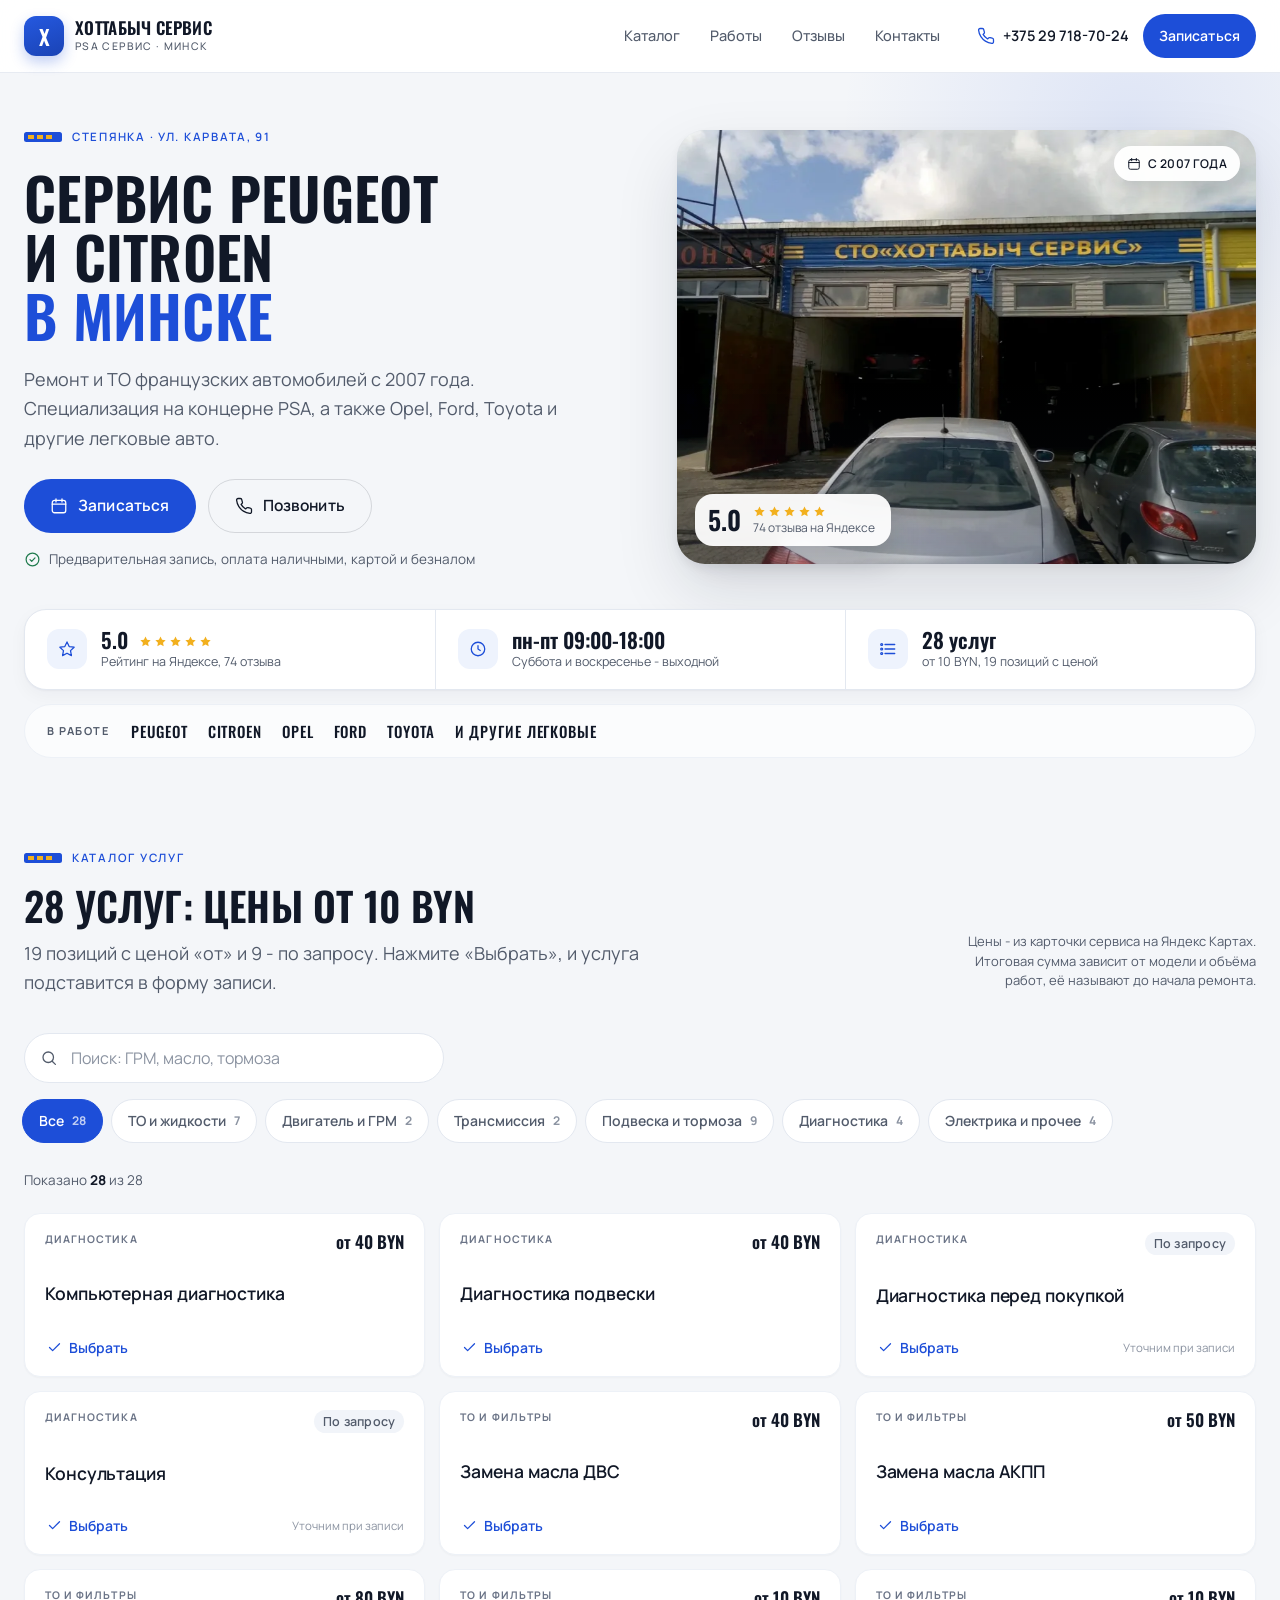
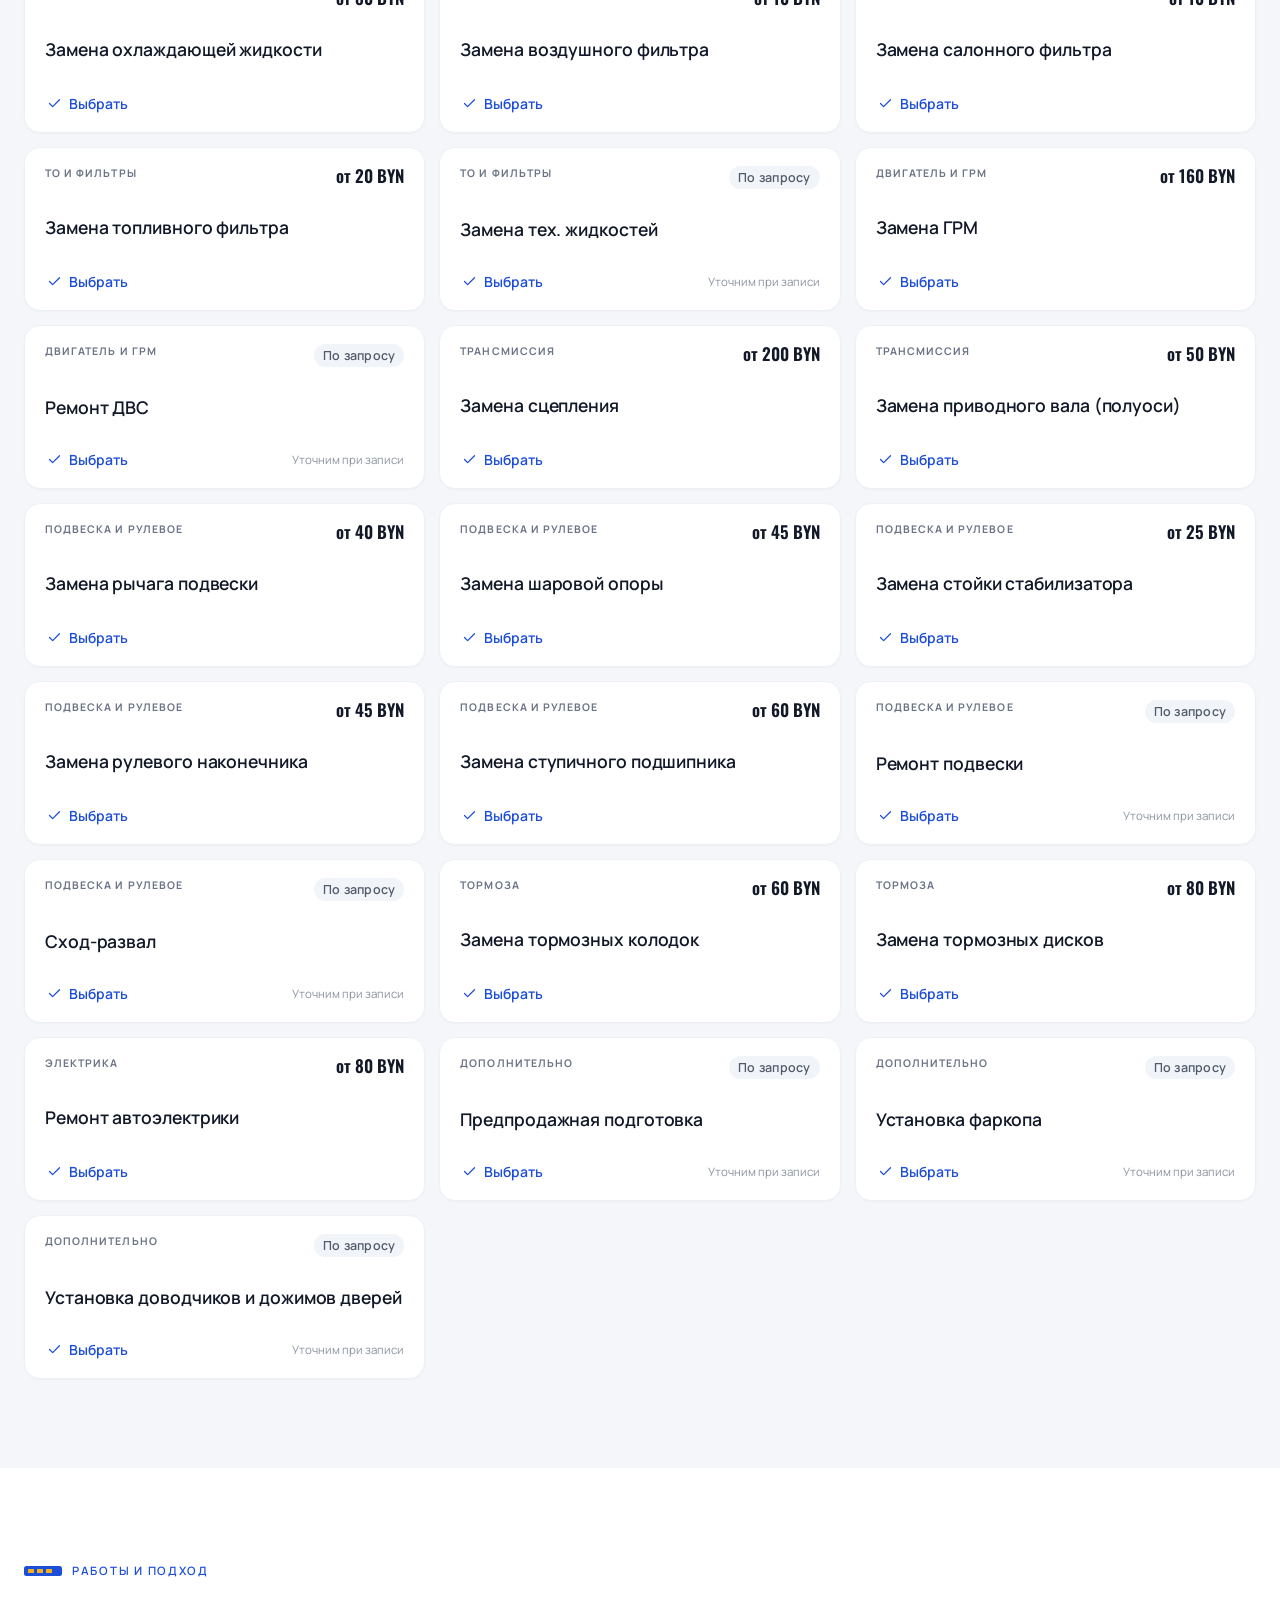
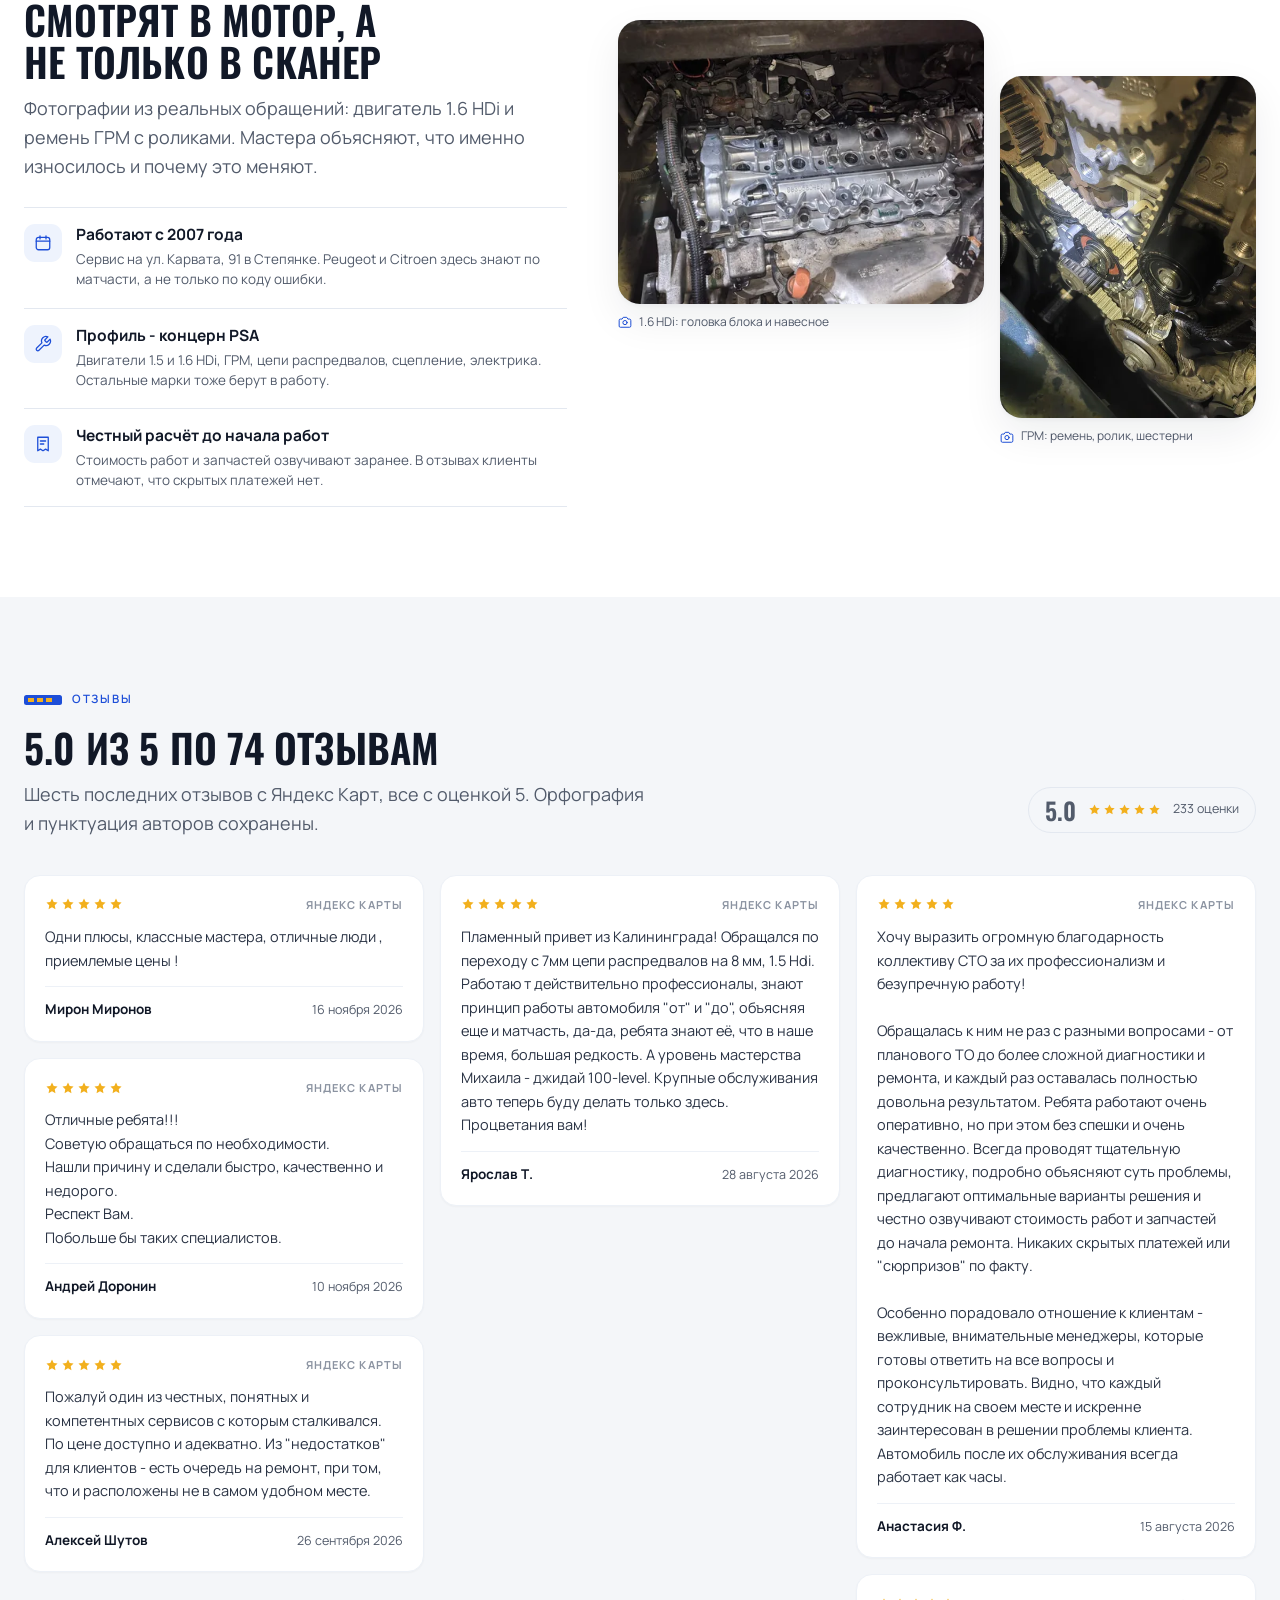
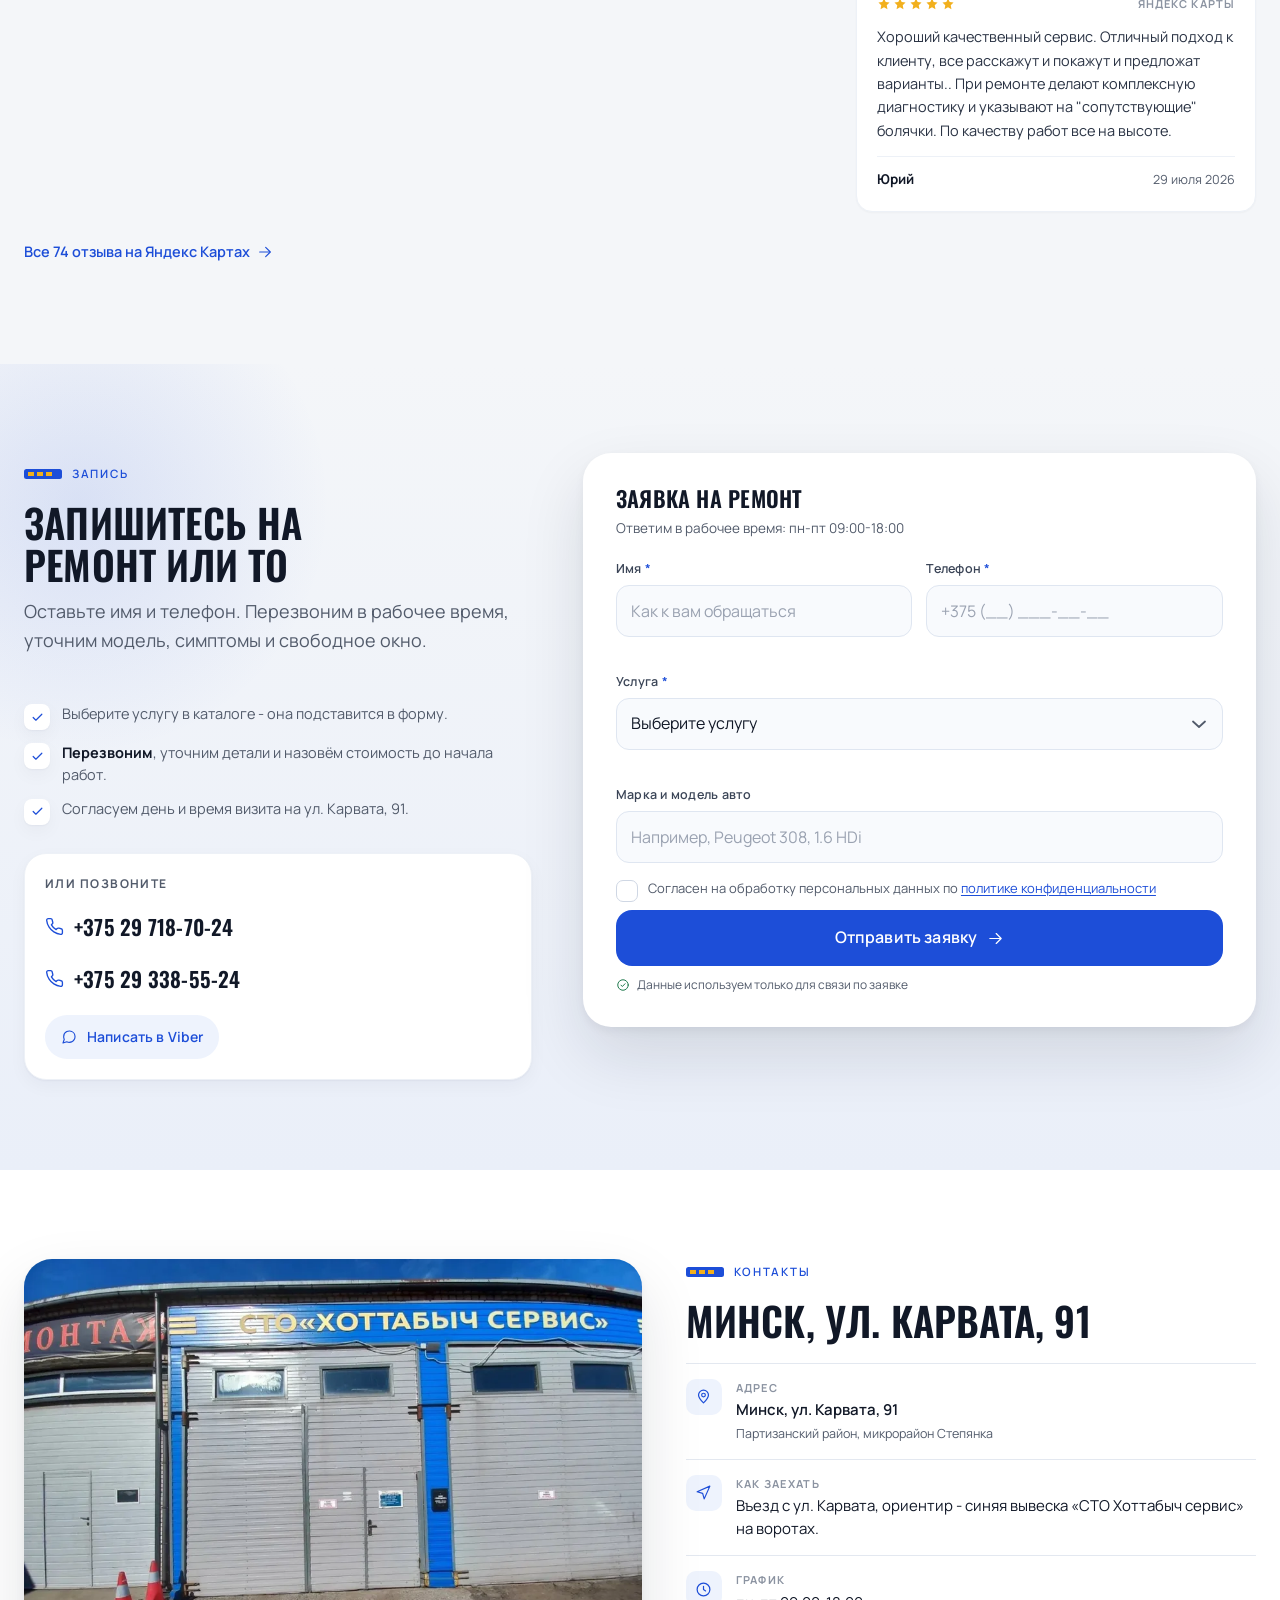
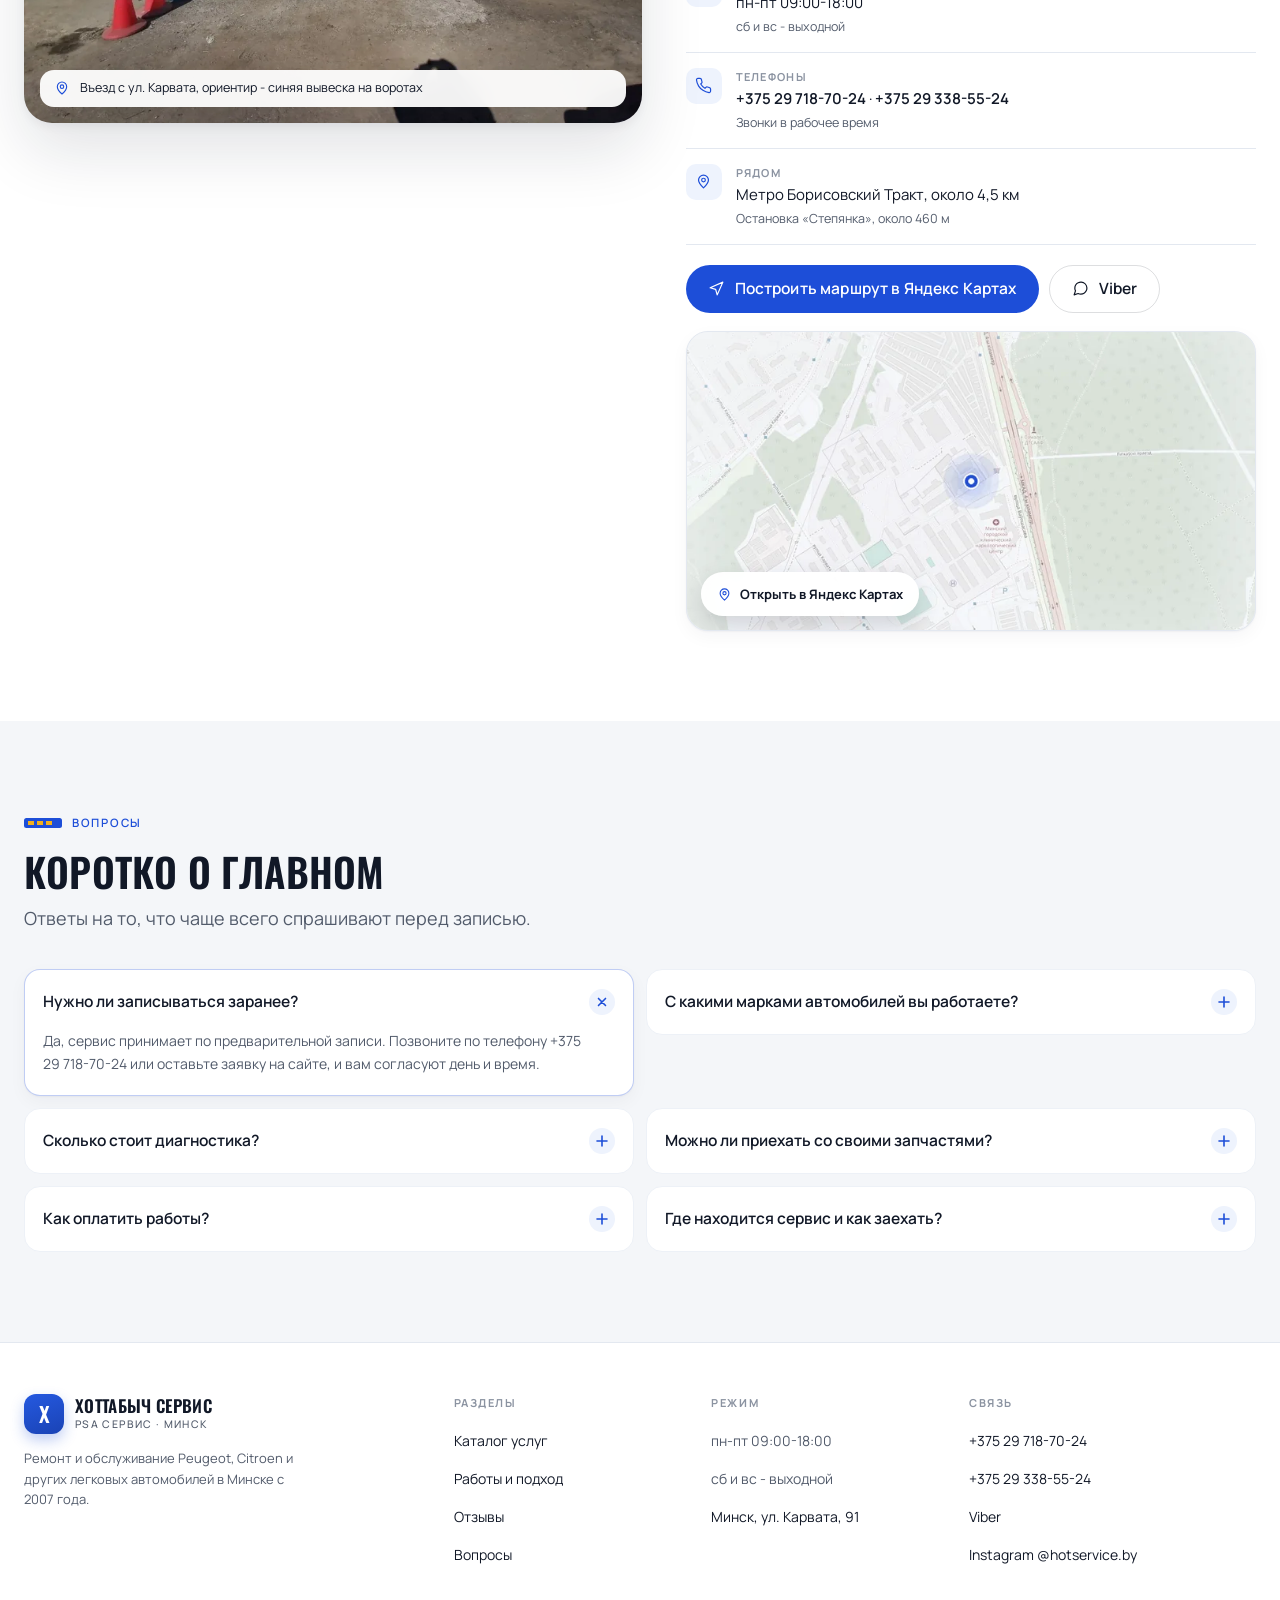
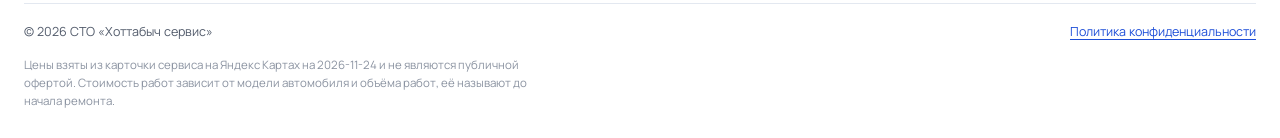
<file: index.html>
<!DOCTYPE html>
<html lang="ru">
  <head>
    <meta charset="utf-8">
    <meta name="viewport" content="width=device-width, initial-scale=1, viewport-fit=cover">
    <title>СТО Хоттабыч сервис - ремонт Peugeot и Citroen в Минске</title>
    <meta name="description" content="СТО «Хоттабыч сервис» в Минске: ремонт и ТО Peugeot, Citroen с 2007 года. 28 услуг с ценами от 10 BYN, диагностика, ГРМ, подвеска, тормоза. ул. Карвата, 91, пн-пт 09:00-18:00.">
    <meta name="robots" content="noindex, nofollow">
    <meta name="theme-color" content="#F4F6F9">
    <link rel="icon" href="assets/favicon.svg" type="image/svg+xml">
    <link rel="preload" href="assets/fonts/oswald-600-cyrillic-4aff02.woff2" as="font" type="font/woff2" crossorigin>
    <link rel="preload" href="assets/fonts/manrope-500-cyrillic-5d80e4.woff2" as="font" type="font/woff2" crossorigin>
    <link rel="stylesheet" href="assets/css/fonts.css">
    <link rel="stylesheet" href="assets/css/style.css">
    <meta property="og:type" content="website">
    <meta property="og:site_name" content="СТО «Хоттабыч сервис»">
    <meta property="og:title" content="СТО Хоттабыч сервис - ремонт Peugeot и Citroen в Минске">
    <meta property="og:description" content="СТО «Хоттабыч сервис» в Минске: ремонт и ТО Peugeot, Citroen с 2007 года. 28 услуг с ценами от 10 BYN, диагностика, ГРМ, подвеска, тормоза. ул. Карвата, 91, пн-пт 09:00-18:00.">
    <meta property="og:image" content="assets/img/boksy-1200-323f75.webp">
    <meta property="og:locale" content="ru_BY">
    <script type="application/ld+json">
{
  "@context": "https://schema.org",
  "@type": "AutoRepair",
  "name": "СТО «Хоттабыч сервис»",
  "description": "«Хоттабыч сервис» работает в Минске с 2007 года. Специализируется на Peugeot и Citroen, выполняет ТО, компьютерную диагностику, ремонт ДВС, подвески, тормозов, сцепления и автоэлектрики. Клиенты отмечают честный расчет стоимости и комплексную диагностику при ремонте.",
  "telephone": "+375 29 718-70-24",
  "address": {
    "@type": "PostalAddress",
    "streetAddress": "ул. Карвата, 91",
    "addressLocality": "Минск",
    "addressCountry": "BY"
  },
  "geo": {
    "@type": "GeoCoordinates",
    "latitude": 53.907976,
    "longitude": 27.684211
  },
  "openingHoursSpecification": [
    {
      "@type": "OpeningHoursSpecification",
      "dayOfWeek": [
        "Monday",
        "Tuesday",
        "Wednesday",
        "Thursday",
        "Friday"
      ],
      "opens": "09:00",
      "closes": "18:00"
    }
  ],
  "aggregateRating": {
    "@type": "AggregateRating",
    "ratingValue": 5.0,
    "reviewCount": 74,
    "bestRating": 5,
    "worstRating": 1
  },
  "sameAs": [
    "https://yandex.by/maps/org/khottabych_servis/222193704141/"
  ],
  "areaServed": "Минск"
}
    </script>
  </head>
  <body id="top">
    <a class="skip-link" href="#main">Перейти к содержанию</a>
    <header class="header" id="header">
      <div class="wrap header__inner">
        <a class="brand" href="index.html" translate="no" aria-label="СТО Хоттабыч сервис, на главную">
          <span class="brand__mark" aria-hidden="true">Х</span>
          <span class="brand__text">
            <span class="brand__name">Хоттабыч сервис</span>
            <span class="brand__sub">PSA сервис · Минск</span>
          </span>
        </a>
        <nav class="topnav" aria-label="Разделы сайта">
        <a class="topnav__link" href="index.html#services">Каталог</a>
        <a class="topnav__link" href="index.html#works">Работы</a>
        <a class="topnav__link" href="index.html#reviews">Отзывы</a>
        <a class="topnav__link" href="index.html#contacts">Контакты</a>
        </nav>
        <div class="header__actions">
          <a class="header__phone" href="tel:+375297187024" aria-label="Позвонить +375 29 718-70-24">
            <svg class="" viewBox="0 0 24 24" width="18" height="18" aria-hidden="true" fill="none" stroke="currentColor" stroke-width="1.7" stroke-linecap="round" stroke-linejoin="round"><path d="M22 16.92v3a2 2 0 0 1-2.18 2 19.79 19.79 0 0 1-8.63-3.07 19.5 19.5 0 0 1-6-6A19.79 19.79 0 0 1 2.12 4.18 2 2 0 0 1 4.11 2h3a2 2 0 0 1 2 1.72c.13.96.36 1.9.7 2.81a2 2 0 0 1-.45 2.11L8.09 9.91a16 16 0 0 0 6 6l1.27-1.27a2 2 0 0 1 2.11-.45c.9.34 1.85.57 2.81.7A2 2 0 0 1 22 16.92z" fill="none"/></svg>
            <span>+375 29 718-70-24</span>
          </a>
          <a class="btn btn--sm" href="index.html#booking">Записаться</a>
        </div>
      </div>
    </header>

    <main id="main">
      <!-- ---------------------------------------------------------------- hero -->
      <section class="hero">
        <div class="wrap">
          <div class="hero__grid">
            <div class="hero__copy">
              <span class="eyebrow"><svg width="38" height="10" viewBox="0 0 38 10" aria-hidden="true"><rect width="38" height="10" rx="2.5" fill="#1D4ED8"/><rect x="4" y="3" width="6" height="4" fill="#F2B01E"/><rect x="13" y="3" width="6" height="4" fill="#F2B01E"/><rect x="22" y="3" width="6" height="4" fill="#F2B01E"/></svg>Степянка · ул. Карвата, 91</span>
              <h1 class="h1 hero__title">
                <span class="line">Сервис Peugeot</span>
                <span class="line">и Citroen</span>
                <span class="line accent">в Минске</span>
              </h1>
              <p class="lead hero__lead">Ремонт и ТО французских автомобилей с 2007 года. Специализация на концерне PSA, а также Opel, Ford, Toyota и другие легковые авто.</p>
              <div class="hero__actions">
                <a class="btn" href="#booking"><svg class="" viewBox="0 0 24 24" width="18" height="18" aria-hidden="true" fill="none" stroke="currentColor" stroke-width="1.7" stroke-linecap="round" stroke-linejoin="round"><rect x="3" y="4.5" width="18" height="16.5" rx="3" fill="none"/><path d="M8 2.5v4M16 2.5v4M3 9.5h18" fill="none"/></svg>Записаться</a>
                <a class="btn btn--ghost" href="tel:+375297187024"><svg class="" viewBox="0 0 24 24" width="18" height="18" aria-hidden="true" fill="none" stroke="currentColor" stroke-width="1.7" stroke-linecap="round" stroke-linejoin="round"><path d="M22 16.92v3a2 2 0 0 1-2.18 2 19.79 19.79 0 0 1-8.63-3.07 19.5 19.5 0 0 1-6-6A19.79 19.79 0 0 1 2.12 4.18 2 2 0 0 1 4.11 2h3a2 2 0 0 1 2 1.72c.13.96.36 1.9.7 2.81a2 2 0 0 1-.45 2.11L8.09 9.91a16 16 0 0 0 6 6l1.27-1.27a2 2 0 0 1 2.11-.45c.9.34 1.85.57 2.81.7A2 2 0 0 1 22 16.92z" fill="none"/></svg>Позвонить</a>
              </div>
              <p class="hero__note"><svg class="" viewBox="0 0 24 24" width="17" height="17" aria-hidden="true" fill="none" stroke="currentColor" stroke-width="1.7" stroke-linecap="round" stroke-linejoin="round"><circle cx="12" cy="12" r="9" fill="none"/><path d="M8.5 12.2l2.4 2.4 4.6-4.8" fill="none"/></svg>Предварительная запись, оплата наличными, картой и безналом</p>
            </div>
            <div class="hero__media">
              <div class="hero__frame">
                <img class="hero__img" src="assets/img/boksy-480-689b13.webp" srcset="assets/img/boksy-480-689b13.webp 480w, assets/img/boksy-960-8834a9.webp 960w, assets/img/boksy-1200-323f75.webp 1200w" sizes="(max-width: 860px) 100vw, 46vw" width="1200" height="900" alt="Открытые боксы СТО Хоттабыч сервис с автомобилями Peugeot" loading="eager" fetchpriority="high" decoding="async" >
              </div>
              <div class="hero__tag"><svg class="" viewBox="0 0 24 24" width="14" height="14" aria-hidden="true" fill="none" stroke="currentColor" stroke-width="1.7" stroke-linecap="round" stroke-linejoin="round"><rect x="3" y="4.5" width="18" height="16.5" rx="3" fill="none"/><path d="M8 2.5v4M16 2.5v4M3 9.5h18" fill="none"/></svg>С 2007 года</div>
              <div class="hero__badge">
                <span class="hero__badge-score">5.0</span>
                <span class="hero__badge-body">
                  <span class="stars" aria-label="5 из 5"><svg viewBox="0 0 24 24" width="13" height="13" aria-hidden="true"><path d="M12 2.6l2.9 6.1 6.6.9-4.8 4.6 1.2 6.6L12 17.6 6.1 20.8l1.2-6.6L2.5 9.6l6.6-.9z" fill="currentColor"/></svg><svg viewBox="0 0 24 24" width="13" height="13" aria-hidden="true"><path d="M12 2.6l2.9 6.1 6.6.9-4.8 4.6 1.2 6.6L12 17.6 6.1 20.8l1.2-6.6L2.5 9.6l6.6-.9z" fill="currentColor"/></svg><svg viewBox="0 0 24 24" width="13" height="13" aria-hidden="true"><path d="M12 2.6l2.9 6.1 6.6.9-4.8 4.6 1.2 6.6L12 17.6 6.1 20.8l1.2-6.6L2.5 9.6l6.6-.9z" fill="currentColor"/></svg><svg viewBox="0 0 24 24" width="13" height="13" aria-hidden="true"><path d="M12 2.6l2.9 6.1 6.6.9-4.8 4.6 1.2 6.6L12 17.6 6.1 20.8l1.2-6.6L2.5 9.6l6.6-.9z" fill="currentColor"/></svg><svg viewBox="0 0 24 24" width="13" height="13" aria-hidden="true"><path d="M12 2.6l2.9 6.1 6.6.9-4.8 4.6 1.2 6.6L12 17.6 6.1 20.8l1.2-6.6L2.5 9.6l6.6-.9z" fill="currentColor"/></svg></span>
                  <span class="hero__badge-label">74 отзыва на Яндексе</span>
                </span>
              </div>
            </div>
          </div>
          <div class="hero__metrics">
        <div class="metric">
          <span class="metric__icon"><svg class="" viewBox="0 0 24 24" width="18" height="18" aria-hidden="true" fill="none" stroke="currentColor" stroke-width="1.7" stroke-linecap="round" stroke-linejoin="round"><path d="M12 2.6l2.9 6.1 6.6.9-4.8 4.6 1.2 6.6L12 17.6 6.1 20.8l1.2-6.6L2.5 9.6l6.6-.9z"/></svg></span>
          <div class="metric__body">
            <div class="metric__value">5.0 <span class="stars" aria-label="5 из 5"><svg viewBox="0 0 24 24" width="13" height="13" aria-hidden="true"><path d="M12 2.6l2.9 6.1 6.6.9-4.8 4.6 1.2 6.6L12 17.6 6.1 20.8l1.2-6.6L2.5 9.6l6.6-.9z" fill="currentColor"/></svg><svg viewBox="0 0 24 24" width="13" height="13" aria-hidden="true"><path d="M12 2.6l2.9 6.1 6.6.9-4.8 4.6 1.2 6.6L12 17.6 6.1 20.8l1.2-6.6L2.5 9.6l6.6-.9z" fill="currentColor"/></svg><svg viewBox="0 0 24 24" width="13" height="13" aria-hidden="true"><path d="M12 2.6l2.9 6.1 6.6.9-4.8 4.6 1.2 6.6L12 17.6 6.1 20.8l1.2-6.6L2.5 9.6l6.6-.9z" fill="currentColor"/></svg><svg viewBox="0 0 24 24" width="13" height="13" aria-hidden="true"><path d="M12 2.6l2.9 6.1 6.6.9-4.8 4.6 1.2 6.6L12 17.6 6.1 20.8l1.2-6.6L2.5 9.6l6.6-.9z" fill="currentColor"/></svg><svg viewBox="0 0 24 24" width="13" height="13" aria-hidden="true"><path d="M12 2.6l2.9 6.1 6.6.9-4.8 4.6 1.2 6.6L12 17.6 6.1 20.8l1.2-6.6L2.5 9.6l6.6-.9z" fill="currentColor"/></svg></span></div>
            <div class="metric__label">Рейтинг на Яндексе, 74 отзыва</div>
          </div>
        </div>
        <div class="metric">
          <span class="metric__icon"><svg class="" viewBox="0 0 24 24" width="18" height="18" aria-hidden="true" fill="none" stroke="currentColor" stroke-width="1.7" stroke-linecap="round" stroke-linejoin="round"><circle cx="12" cy="12" r="9" fill="none"/><path d="M12 7.5V12l3 2" fill="none"/></svg></span>
          <div class="metric__body">
            <div class="metric__value"><span class="nowrap">пн-пт</span> <span class="nowrap">09:00-18:00</span></div>
            <div class="metric__label">Суббота и воскресенье - выходной</div>
          </div>
        </div>
        <div class="metric">
          <span class="metric__icon"><svg class="" viewBox="0 0 24 24" width="18" height="18" aria-hidden="true" fill="none" stroke="currentColor" stroke-width="1.7" stroke-linecap="round" stroke-linejoin="round"><path d="M8 6h13M8 12h13M8 18h13" fill="none"/><circle cx="3.6" cy="6" r="1.3" fill="none"/><circle cx="3.6" cy="12" r="1.3" fill="none"/><circle cx="3.6" cy="18" r="1.3" fill="none"/></svg></span>
          <div class="metric__body">
            <div class="metric__value">28 услуг</div>
            <div class="metric__label">от 10 BYN, 19 позиций с ценой</div>
          </div>
        </div>
          </div>
          <div class="brands">
            <span class="brands__label">В работе</span>
            <span class="brands__list"><span>Peugeot</span><span>Citroen</span><span>Opel</span><span>Ford</span><span>Toyota</span><span>и другие легковые</span></span>
          </div>
        </div>
      </section>

      <!-- ---------------------------------------------------------------- каталог -->
      <section class="section catalog" id="services">
        <div class="wrap">
          <div class="section__head">
            <div class="section__head-main">
              <span class="eyebrow"><svg width="38" height="10" viewBox="0 0 38 10" aria-hidden="true"><rect width="38" height="10" rx="2.5" fill="#1D4ED8"/><rect x="4" y="3" width="6" height="4" fill="#F2B01E"/><rect x="13" y="3" width="6" height="4" fill="#F2B01E"/><rect x="22" y="3" width="6" height="4" fill="#F2B01E"/></svg>Каталог услуг</span>
              <h2 class="h2 section__title">28 услуг: цены от 10 BYN</h2>
              <p class="lead section__sub">19 позиций с ценой «от» и 9 - по запросу. Нажмите «Выбрать», и услуга подставится в форму записи.</p>
            </div>
            <div class="section__aside">
              Цены - из карточки сервиса на Яндекс Картах. Итоговая сумма зависит от модели и объёма работ, её называют до начала ремонта.
            </div>
          </div>

          <div class="catalog__bar">
            <div class="catalog__search">
              <svg class="" viewBox="0 0 24 24" width="18" height="18" aria-hidden="true" fill="none" stroke="currentColor" stroke-width="1.7" stroke-linecap="round" stroke-linejoin="round"><circle cx="11" cy="11" r="7" fill="none"/><path d="M20.5 20.5L16.6 16.6" fill="none"/></svg>
              <input id="catalog-search" type="search" autocomplete="off" placeholder="Поиск: ГРМ, масло, тормоза" aria-label="Поиск по услугам">
              <button class="catalog__clear" type="button" id="catalog-clear" aria-label="Очистить поиск" hidden><svg class="" viewBox="0 0 24 24" width="16" height="16" aria-hidden="true" fill="none" stroke="currentColor" stroke-width="1.7" stroke-linecap="round" stroke-linejoin="round"><path d="M6 6l12 12M18 6L6 18" fill="none"/></svg></button>
            </div>
            <div class="catalog__tabs" role="group" aria-label="Категории услуг">
          <button class="tab" type="button" aria-pressed="true" data-filter="all">Все<span class="tab__count">28</span></button>
          <button class="tab" type="button" aria-pressed="false" data-filter="to">ТО и жидкости<span class="tab__count">7</span></button>
          <button class="tab" type="button" aria-pressed="false" data-filter="engine">Двигатель и ГРМ<span class="tab__count">2</span></button>
          <button class="tab" type="button" aria-pressed="false" data-filter="trans">Трансмиссия<span class="tab__count">2</span></button>
          <button class="tab" type="button" aria-pressed="false" data-filter="susp">Подвеска и тормоза<span class="tab__count">9</span></button>
          <button class="tab" type="button" aria-pressed="false" data-filter="diag">Диагностика<span class="tab__count">4</span></button>
          <button class="tab" type="button" aria-pressed="false" data-filter="misc">Электрика и прочее<span class="tab__count">4</span></button>
            </div>
          </div>

          <div class="catalog__meta">
            <span>Показано <strong id="catalog-count">28</strong> из 28</span>
            <button class="catalog__reset" type="button" id="catalog-reset" hidden><svg class="" viewBox="0 0 24 24" width="14" height="14" aria-hidden="true" fill="none" stroke="currentColor" stroke-width="1.7" stroke-linecap="round" stroke-linejoin="round"><path d="M6 6l12 12M18 6L6 18" fill="none"/></svg>Сбросить фильтр</button>
          </div>

          <div class="catalog__grid" id="catalog-grid">
        <article class="service" data-group="diag" data-name="компьютерная диагностика" data-cat="диагностика">
          <div class="service__top">
            <span class="service__cat">Диагностика</span>
            <span class="service__price">от 40 BYN</span>
          </div>
          <h3 class="service__name">Компьютерная диагностика</h3>
          <div class="service__foot">
            <button class="service__pick" type="button" data-service="Компьютерная диагностика">
              <svg class="" viewBox="0 0 24 24" width="15" height="15" aria-hidden="true" fill="none" stroke="currentColor" stroke-width="2" stroke-linecap="round" stroke-linejoin="round"><path d="M20 6L9 17l-5-5" fill="none"/></svg>Выбрать
            </button>
            
          </div>
        </article>
        <article class="service" data-group="diag" data-name="диагностика подвески" data-cat="диагностика">
          <div class="service__top">
            <span class="service__cat">Диагностика</span>
            <span class="service__price">от 40 BYN</span>
          </div>
          <h3 class="service__name">Диагностика подвески</h3>
          <div class="service__foot">
            <button class="service__pick" type="button" data-service="Диагностика подвески">
              <svg class="" viewBox="0 0 24 24" width="15" height="15" aria-hidden="true" fill="none" stroke="currentColor" stroke-width="2" stroke-linecap="round" stroke-linejoin="round"><path d="M20 6L9 17l-5-5" fill="none"/></svg>Выбрать
            </button>
            
          </div>
        </article>
        <article class="service is-request" data-group="diag" data-name="диагностика перед покупкой" data-cat="диагностика">
          <div class="service__top">
            <span class="service__cat">Диагностика</span>
            <span class="service__price">По запросу</span>
          </div>
          <h3 class="service__name">Диагностика перед покупкой</h3>
          <div class="service__foot">
            <button class="service__pick" type="button" data-service="Диагностика перед покупкой">
              <svg class="" viewBox="0 0 24 24" width="15" height="15" aria-hidden="true" fill="none" stroke="currentColor" stroke-width="2" stroke-linecap="round" stroke-linejoin="round"><path d="M20 6L9 17l-5-5" fill="none"/></svg>Выбрать
            </button>
            <span class="service__hint">Уточним при записи</span>
          </div>
        </article>
        <article class="service is-request" data-group="diag" data-name="консультация" data-cat="диагностика">
          <div class="service__top">
            <span class="service__cat">Диагностика</span>
            <span class="service__price">По запросу</span>
          </div>
          <h3 class="service__name">Консультация</h3>
          <div class="service__foot">
            <button class="service__pick" type="button" data-service="Консультация">
              <svg class="" viewBox="0 0 24 24" width="15" height="15" aria-hidden="true" fill="none" stroke="currentColor" stroke-width="2" stroke-linecap="round" stroke-linejoin="round"><path d="M20 6L9 17l-5-5" fill="none"/></svg>Выбрать
            </button>
            <span class="service__hint">Уточним при записи</span>
          </div>
        </article>
        <article class="service" data-group="to" data-name="замена масла двс" data-cat="то и фильтры">
          <div class="service__top">
            <span class="service__cat">ТО и фильтры</span>
            <span class="service__price">от 40 BYN</span>
          </div>
          <h3 class="service__name">Замена масла ДВС</h3>
          <div class="service__foot">
            <button class="service__pick" type="button" data-service="Замена масла ДВС">
              <svg class="" viewBox="0 0 24 24" width="15" height="15" aria-hidden="true" fill="none" stroke="currentColor" stroke-width="2" stroke-linecap="round" stroke-linejoin="round"><path d="M20 6L9 17l-5-5" fill="none"/></svg>Выбрать
            </button>
            
          </div>
        </article>
        <article class="service" data-group="to" data-name="замена масла акпп" data-cat="то и фильтры">
          <div class="service__top">
            <span class="service__cat">ТО и фильтры</span>
            <span class="service__price">от 50 BYN</span>
          </div>
          <h3 class="service__name">Замена масла АКПП</h3>
          <div class="service__foot">
            <button class="service__pick" type="button" data-service="Замена масла АКПП">
              <svg class="" viewBox="0 0 24 24" width="15" height="15" aria-hidden="true" fill="none" stroke="currentColor" stroke-width="2" stroke-linecap="round" stroke-linejoin="round"><path d="M20 6L9 17l-5-5" fill="none"/></svg>Выбрать
            </button>
            
          </div>
        </article>
        <article class="service" data-group="to" data-name="замена охлаждающей жидкости" data-cat="то и фильтры">
          <div class="service__top">
            <span class="service__cat">ТО и фильтры</span>
            <span class="service__price">от 80 BYN</span>
          </div>
          <h3 class="service__name">Замена охлаждающей жидкости</h3>
          <div class="service__foot">
            <button class="service__pick" type="button" data-service="Замена охлаждающей жидкости">
              <svg class="" viewBox="0 0 24 24" width="15" height="15" aria-hidden="true" fill="none" stroke="currentColor" stroke-width="2" stroke-linecap="round" stroke-linejoin="round"><path d="M20 6L9 17l-5-5" fill="none"/></svg>Выбрать
            </button>
            
          </div>
        </article>
        <article class="service" data-group="to" data-name="замена воздушного фильтра" data-cat="то и фильтры">
          <div class="service__top">
            <span class="service__cat">ТО и фильтры</span>
            <span class="service__price">от 10 BYN</span>
          </div>
          <h3 class="service__name">Замена воздушного фильтра</h3>
          <div class="service__foot">
            <button class="service__pick" type="button" data-service="Замена воздушного фильтра">
              <svg class="" viewBox="0 0 24 24" width="15" height="15" aria-hidden="true" fill="none" stroke="currentColor" stroke-width="2" stroke-linecap="round" stroke-linejoin="round"><path d="M20 6L9 17l-5-5" fill="none"/></svg>Выбрать
            </button>
            
          </div>
        </article>
        <article class="service" data-group="to" data-name="замена салонного фильтра" data-cat="то и фильтры">
          <div class="service__top">
            <span class="service__cat">ТО и фильтры</span>
            <span class="service__price">от 10 BYN</span>
          </div>
          <h3 class="service__name">Замена салонного фильтра</h3>
          <div class="service__foot">
            <button class="service__pick" type="button" data-service="Замена салонного фильтра">
              <svg class="" viewBox="0 0 24 24" width="15" height="15" aria-hidden="true" fill="none" stroke="currentColor" stroke-width="2" stroke-linecap="round" stroke-linejoin="round"><path d="M20 6L9 17l-5-5" fill="none"/></svg>Выбрать
            </button>
            
          </div>
        </article>
        <article class="service" data-group="to" data-name="замена топливного фильтра" data-cat="то и фильтры">
          <div class="service__top">
            <span class="service__cat">ТО и фильтры</span>
            <span class="service__price">от 20 BYN</span>
          </div>
          <h3 class="service__name">Замена топливного фильтра</h3>
          <div class="service__foot">
            <button class="service__pick" type="button" data-service="Замена топливного фильтра">
              <svg class="" viewBox="0 0 24 24" width="15" height="15" aria-hidden="true" fill="none" stroke="currentColor" stroke-width="2" stroke-linecap="round" stroke-linejoin="round"><path d="M20 6L9 17l-5-5" fill="none"/></svg>Выбрать
            </button>
            
          </div>
        </article>
        <article class="service is-request" data-group="to" data-name="замена тех. жидкостей" data-cat="то и фильтры">
          <div class="service__top">
            <span class="service__cat">ТО и фильтры</span>
            <span class="service__price">По запросу</span>
          </div>
          <h3 class="service__name">Замена тех. жидкостей</h3>
          <div class="service__foot">
            <button class="service__pick" type="button" data-service="Замена тех. жидкостей">
              <svg class="" viewBox="0 0 24 24" width="15" height="15" aria-hidden="true" fill="none" stroke="currentColor" stroke-width="2" stroke-linecap="round" stroke-linejoin="round"><path d="M20 6L9 17l-5-5" fill="none"/></svg>Выбрать
            </button>
            <span class="service__hint">Уточним при записи</span>
          </div>
        </article>
        <article class="service" data-group="engine" data-name="замена грм" data-cat="двигатель и грм">
          <div class="service__top">
            <span class="service__cat">Двигатель и ГРМ</span>
            <span class="service__price">от 160 BYN</span>
          </div>
          <h3 class="service__name">Замена ГРМ</h3>
          <div class="service__foot">
            <button class="service__pick" type="button" data-service="Замена ГРМ">
              <svg class="" viewBox="0 0 24 24" width="15" height="15" aria-hidden="true" fill="none" stroke="currentColor" stroke-width="2" stroke-linecap="round" stroke-linejoin="round"><path d="M20 6L9 17l-5-5" fill="none"/></svg>Выбрать
            </button>
            
          </div>
        </article>
        <article class="service is-request" data-group="engine" data-name="ремонт двс" data-cat="двигатель и грм">
          <div class="service__top">
            <span class="service__cat">Двигатель и ГРМ</span>
            <span class="service__price">По запросу</span>
          </div>
          <h3 class="service__name">Ремонт ДВС</h3>
          <div class="service__foot">
            <button class="service__pick" type="button" data-service="Ремонт ДВС">
              <svg class="" viewBox="0 0 24 24" width="15" height="15" aria-hidden="true" fill="none" stroke="currentColor" stroke-width="2" stroke-linecap="round" stroke-linejoin="round"><path d="M20 6L9 17l-5-5" fill="none"/></svg>Выбрать
            </button>
            <span class="service__hint">Уточним при записи</span>
          </div>
        </article>
        <article class="service" data-group="trans" data-name="замена сцепления" data-cat="трансмиссия">
          <div class="service__top">
            <span class="service__cat">Трансмиссия</span>
            <span class="service__price">от 200 BYN</span>
          </div>
          <h3 class="service__name">Замена сцепления</h3>
          <div class="service__foot">
            <button class="service__pick" type="button" data-service="Замена сцепления">
              <svg class="" viewBox="0 0 24 24" width="15" height="15" aria-hidden="true" fill="none" stroke="currentColor" stroke-width="2" stroke-linecap="round" stroke-linejoin="round"><path d="M20 6L9 17l-5-5" fill="none"/></svg>Выбрать
            </button>
            
          </div>
        </article>
        <article class="service" data-group="trans" data-name="замена приводного вала (полуоси)" data-cat="трансмиссия">
          <div class="service__top">
            <span class="service__cat">Трансмиссия</span>
            <span class="service__price">от 50 BYN</span>
          </div>
          <h3 class="service__name">Замена приводного вала (полуоси)</h3>
          <div class="service__foot">
            <button class="service__pick" type="button" data-service="Замена приводного вала (полуоси)">
              <svg class="" viewBox="0 0 24 24" width="15" height="15" aria-hidden="true" fill="none" stroke="currentColor" stroke-width="2" stroke-linecap="round" stroke-linejoin="round"><path d="M20 6L9 17l-5-5" fill="none"/></svg>Выбрать
            </button>
            
          </div>
        </article>
        <article class="service" data-group="susp" data-name="замена рычага подвески" data-cat="подвеска и рулевое">
          <div class="service__top">
            <span class="service__cat">Подвеска и рулевое</span>
            <span class="service__price">от 40 BYN</span>
          </div>
          <h3 class="service__name">Замена рычага подвески</h3>
          <div class="service__foot">
            <button class="service__pick" type="button" data-service="Замена рычага подвески">
              <svg class="" viewBox="0 0 24 24" width="15" height="15" aria-hidden="true" fill="none" stroke="currentColor" stroke-width="2" stroke-linecap="round" stroke-linejoin="round"><path d="M20 6L9 17l-5-5" fill="none"/></svg>Выбрать
            </button>
            
          </div>
        </article>
        <article class="service" data-group="susp" data-name="замена шаровой опоры" data-cat="подвеска и рулевое">
          <div class="service__top">
            <span class="service__cat">Подвеска и рулевое</span>
            <span class="service__price">от 45 BYN</span>
          </div>
          <h3 class="service__name">Замена шаровой опоры</h3>
          <div class="service__foot">
            <button class="service__pick" type="button" data-service="Замена шаровой опоры">
              <svg class="" viewBox="0 0 24 24" width="15" height="15" aria-hidden="true" fill="none" stroke="currentColor" stroke-width="2" stroke-linecap="round" stroke-linejoin="round"><path d="M20 6L9 17l-5-5" fill="none"/></svg>Выбрать
            </button>
            
          </div>
        </article>
        <article class="service" data-group="susp" data-name="замена стойки стабилизатора" data-cat="подвеска и рулевое">
          <div class="service__top">
            <span class="service__cat">Подвеска и рулевое</span>
            <span class="service__price">от 25 BYN</span>
          </div>
          <h3 class="service__name">Замена стойки стабилизатора</h3>
          <div class="service__foot">
            <button class="service__pick" type="button" data-service="Замена стойки стабилизатора">
              <svg class="" viewBox="0 0 24 24" width="15" height="15" aria-hidden="true" fill="none" stroke="currentColor" stroke-width="2" stroke-linecap="round" stroke-linejoin="round"><path d="M20 6L9 17l-5-5" fill="none"/></svg>Выбрать
            </button>
            
          </div>
        </article>
        <article class="service" data-group="susp" data-name="замена рулевого наконечника" data-cat="подвеска и рулевое">
          <div class="service__top">
            <span class="service__cat">Подвеска и рулевое</span>
            <span class="service__price">от 45 BYN</span>
          </div>
          <h3 class="service__name">Замена рулевого наконечника</h3>
          <div class="service__foot">
            <button class="service__pick" type="button" data-service="Замена рулевого наконечника">
              <svg class="" viewBox="0 0 24 24" width="15" height="15" aria-hidden="true" fill="none" stroke="currentColor" stroke-width="2" stroke-linecap="round" stroke-linejoin="round"><path d="M20 6L9 17l-5-5" fill="none"/></svg>Выбрать
            </button>
            
          </div>
        </article>
        <article class="service" data-group="susp" data-name="замена ступичного подшипника" data-cat="подвеска и рулевое">
          <div class="service__top">
            <span class="service__cat">Подвеска и рулевое</span>
            <span class="service__price">от 60 BYN</span>
          </div>
          <h3 class="service__name">Замена ступичного подшипника</h3>
          <div class="service__foot">
            <button class="service__pick" type="button" data-service="Замена ступичного подшипника">
              <svg class="" viewBox="0 0 24 24" width="15" height="15" aria-hidden="true" fill="none" stroke="currentColor" stroke-width="2" stroke-linecap="round" stroke-linejoin="round"><path d="M20 6L9 17l-5-5" fill="none"/></svg>Выбрать
            </button>
            
          </div>
        </article>
        <article class="service is-request" data-group="susp" data-name="ремонт подвески" data-cat="подвеска и рулевое">
          <div class="service__top">
            <span class="service__cat">Подвеска и рулевое</span>
            <span class="service__price">По запросу</span>
          </div>
          <h3 class="service__name">Ремонт подвески</h3>
          <div class="service__foot">
            <button class="service__pick" type="button" data-service="Ремонт подвески">
              <svg class="" viewBox="0 0 24 24" width="15" height="15" aria-hidden="true" fill="none" stroke="currentColor" stroke-width="2" stroke-linecap="round" stroke-linejoin="round"><path d="M20 6L9 17l-5-5" fill="none"/></svg>Выбрать
            </button>
            <span class="service__hint">Уточним при записи</span>
          </div>
        </article>
        <article class="service is-request" data-group="susp" data-name="сход-развал" data-cat="подвеска и рулевое">
          <div class="service__top">
            <span class="service__cat">Подвеска и рулевое</span>
            <span class="service__price">По запросу</span>
          </div>
          <h3 class="service__name">Сход-развал</h3>
          <div class="service__foot">
            <button class="service__pick" type="button" data-service="Сход-развал">
              <svg class="" viewBox="0 0 24 24" width="15" height="15" aria-hidden="true" fill="none" stroke="currentColor" stroke-width="2" stroke-linecap="round" stroke-linejoin="round"><path d="M20 6L9 17l-5-5" fill="none"/></svg>Выбрать
            </button>
            <span class="service__hint">Уточним при записи</span>
          </div>
        </article>
        <article class="service" data-group="susp" data-name="замена тормозных колодок" data-cat="тормоза">
          <div class="service__top">
            <span class="service__cat">Тормоза</span>
            <span class="service__price">от 60 BYN</span>
          </div>
          <h3 class="service__name">Замена тормозных колодок</h3>
          <div class="service__foot">
            <button class="service__pick" type="button" data-service="Замена тормозных колодок">
              <svg class="" viewBox="0 0 24 24" width="15" height="15" aria-hidden="true" fill="none" stroke="currentColor" stroke-width="2" stroke-linecap="round" stroke-linejoin="round"><path d="M20 6L9 17l-5-5" fill="none"/></svg>Выбрать
            </button>
            
          </div>
        </article>
        <article class="service" data-group="susp" data-name="замена тормозных дисков" data-cat="тормоза">
          <div class="service__top">
            <span class="service__cat">Тормоза</span>
            <span class="service__price">от 80 BYN</span>
          </div>
          <h3 class="service__name">Замена тормозных дисков</h3>
          <div class="service__foot">
            <button class="service__pick" type="button" data-service="Замена тормозных дисков">
              <svg class="" viewBox="0 0 24 24" width="15" height="15" aria-hidden="true" fill="none" stroke="currentColor" stroke-width="2" stroke-linecap="round" stroke-linejoin="round"><path d="M20 6L9 17l-5-5" fill="none"/></svg>Выбрать
            </button>
            
          </div>
        </article>
        <article class="service" data-group="misc" data-name="ремонт автоэлектрики" data-cat="электрика">
          <div class="service__top">
            <span class="service__cat">Электрика</span>
            <span class="service__price">от 80 BYN</span>
          </div>
          <h3 class="service__name">Ремонт автоэлектрики</h3>
          <div class="service__foot">
            <button class="service__pick" type="button" data-service="Ремонт автоэлектрики">
              <svg class="" viewBox="0 0 24 24" width="15" height="15" aria-hidden="true" fill="none" stroke="currentColor" stroke-width="2" stroke-linecap="round" stroke-linejoin="round"><path d="M20 6L9 17l-5-5" fill="none"/></svg>Выбрать
            </button>
            
          </div>
        </article>
        <article class="service is-request" data-group="misc" data-name="предпродажная подготовка" data-cat="дополнительно">
          <div class="service__top">
            <span class="service__cat">Дополнительно</span>
            <span class="service__price">По запросу</span>
          </div>
          <h3 class="service__name">Предпродажная подготовка</h3>
          <div class="service__foot">
            <button class="service__pick" type="button" data-service="Предпродажная подготовка">
              <svg class="" viewBox="0 0 24 24" width="15" height="15" aria-hidden="true" fill="none" stroke="currentColor" stroke-width="2" stroke-linecap="round" stroke-linejoin="round"><path d="M20 6L9 17l-5-5" fill="none"/></svg>Выбрать
            </button>
            <span class="service__hint">Уточним при записи</span>
          </div>
        </article>
        <article class="service is-request" data-group="misc" data-name="установка фаркопа" data-cat="дополнительно">
          <div class="service__top">
            <span class="service__cat">Дополнительно</span>
            <span class="service__price">По запросу</span>
          </div>
          <h3 class="service__name">Установка фаркопа</h3>
          <div class="service__foot">
            <button class="service__pick" type="button" data-service="Установка фаркопа">
              <svg class="" viewBox="0 0 24 24" width="15" height="15" aria-hidden="true" fill="none" stroke="currentColor" stroke-width="2" stroke-linecap="round" stroke-linejoin="round"><path d="M20 6L9 17l-5-5" fill="none"/></svg>Выбрать
            </button>
            <span class="service__hint">Уточним при записи</span>
          </div>
        </article>
        <article class="service is-request" data-group="misc" data-name="установка доводчиков и дожимов дверей" data-cat="дополнительно">
          <div class="service__top">
            <span class="service__cat">Дополнительно</span>
            <span class="service__price">По запросу</span>
          </div>
          <h3 class="service__name">Установка доводчиков и дожимов дверей</h3>
          <div class="service__foot">
            <button class="service__pick" type="button" data-service="Установка доводчиков и дожимов дверей">
              <svg class="" viewBox="0 0 24 24" width="15" height="15" aria-hidden="true" fill="none" stroke="currentColor" stroke-width="2" stroke-linecap="round" stroke-linejoin="round"><path d="M20 6L9 17l-5-5" fill="none"/></svg>Выбрать
            </button>
            <span class="service__hint">Уточним при записи</span>
          </div>
        </article>
          </div>

          <div class="catalog__empty" id="catalog-empty" aria-live="polite">
            <strong>Ничего не нашлось</strong>
            <p>Попробуйте другое слово или сбросьте фильтр. Если услуги нет в списке, позвоните: +375 29 718-70-24.</p>
          </div>
        </div>
      </section>

      <!-- ---------------------------------------------------------------- работы -->
      <section class="section section--white" id="works">
        <div class="wrap">
          <div class="works__grid">
            <div class="works__copy">
              <span class="eyebrow"><svg width="38" height="10" viewBox="0 0 38 10" aria-hidden="true"><rect width="38" height="10" rx="2.5" fill="#1D4ED8"/><rect x="4" y="3" width="6" height="4" fill="#F2B01E"/><rect x="13" y="3" width="6" height="4" fill="#F2B01E"/><rect x="22" y="3" width="6" height="4" fill="#F2B01E"/></svg>Работы и подход</span>
              <h2 class="h2 section__title">Смотрят в мотор, а не только в сканер</h2>
              <p class="lead section__sub">Фотографии из реальных обращений: двигатель 1.6 HDi и ремень ГРМ с роликами. Мастера объясняют, что именно износилось и почему это меняют.</p>
        <div class="facts">
          <div class="fact">
            <span class="fact__icon"><svg class="" viewBox="0 0 24 24" width="18" height="18" aria-hidden="true" fill="none" stroke="currentColor" stroke-width="1.7" stroke-linecap="round" stroke-linejoin="round"><rect x="3" y="4.5" width="18" height="16.5" rx="3" fill="none"/><path d="M8 2.5v4M16 2.5v4M3 9.5h18" fill="none"/></svg></span>
            <div>
              <div class="fact__title">Работают с 2007 года</div>
              <p class="fact__text">Сервис на ул. Карвата, 91 в Степянке. Peugeot и Citroen здесь знают по матчасти, а не только по коду ошибки.</p>
            </div>
          </div>
          <div class="fact">
            <span class="fact__icon"><svg class="" viewBox="0 0 24 24" width="18" height="18" aria-hidden="true" fill="none" stroke="currentColor" stroke-width="1.7" stroke-linecap="round" stroke-linejoin="round"><path d="M14.7 6.3a1 1 0 0 0 0 1.4l1.6 1.6a1 1 0 0 0 1.4 0l3.77-3.77a6 6 0 0 1-7.94 7.94l-6.91 6.91a2.12 2.12 0 0 1-3-3l6.91-6.91a6 6 0 0 1 7.94-7.94l-3.76 3.76z" fill="none"/></svg></span>
            <div>
              <div class="fact__title">Профиль - концерн PSA</div>
              <p class="fact__text">Двигатели 1.5 и 1.6 HDi, ГРМ, цепи распредвалов, сцепление, электрика. Остальные марки тоже берут в работу.</p>
            </div>
          </div>
          <div class="fact">
            <span class="fact__icon"><svg class="" viewBox="0 0 24 24" width="18" height="18" aria-hidden="true" fill="none" stroke="currentColor" stroke-width="1.7" stroke-linecap="round" stroke-linejoin="round"><path d="M5 3h14v18l-3.5-2.2L12 21l-3.5-2.2L5 21z" fill="none"/><path d="M8.5 8h7M8.5 12h4.5" fill="none"/></svg></span>
            <div>
              <div class="fact__title">Честный расчёт до начала работ</div>
              <p class="fact__text">Стоимость работ и запчастей озвучивают заранее. В отзывах клиенты отмечают, что скрытых платежей нет.</p>
            </div>
          </div>
        </div>
            </div>
            <div class="works__media">
              <figure class="shot shot--wide" data-reveal>
                <div class="shot__frame">
                  <img class="" src="assets/img/dvigatel-480-3021f0.webp" srcset="assets/img/dvigatel-480-3021f0.webp 480w, assets/img/dvigatel-960-c48ac8.webp 960w, assets/img/dvigatel-1600-2eeae1.webp 1600w" sizes="(max-width: 620px) 100vw, (max-width: 1080px) 55vw, 30vw" width="1600" height="1200" alt="Двигатель 1.6 HDi, головка блока и навесное оборудование" loading="lazy" decoding="async" >
                </div>
                <figcaption class="shot__cap"><svg class="" viewBox="0 0 24 24" width="14" height="14" aria-hidden="true" fill="none" stroke="currentColor" stroke-width="1.7" stroke-linecap="round" stroke-linejoin="round"><path d="M22 19a2 2 0 0 1-2 2H4a2 2 0 0 1-2-2V9a2 2 0 0 1 2-2h3l2-3h6l2 3h3a2 2 0 0 1 2 2z" fill="none"/><circle cx="12" cy="13" r="3.6" fill="none"/></svg>1.6 HDi: головка блока и навесное</figcaption>
              </figure>
              <figure class="shot shot--tall" data-reveal>
                <div class="shot__frame">
                  <img class="" src="assets/img/grm-480-5d5941.webp" srcset="assets/img/grm-480-5d5941.webp 480w, assets/img/grm-960-7ae2be.webp 960w, assets/img/grm-1200-53c17f.webp 1200w" sizes="(max-width: 620px) 78vw, (max-width: 1080px) 40vw, 22vw" width="1200" height="1600" alt="Ремень ГРМ, натяжной ролик и шестерни" loading="lazy" decoding="async" >
                </div>
                <figcaption class="shot__cap"><svg class="" viewBox="0 0 24 24" width="14" height="14" aria-hidden="true" fill="none" stroke="currentColor" stroke-width="1.7" stroke-linecap="round" stroke-linejoin="round"><path d="M22 19a2 2 0 0 1-2 2H4a2 2 0 0 1-2-2V9a2 2 0 0 1 2-2h3l2-3h6l2 3h3a2 2 0 0 1 2 2z" fill="none"/><circle cx="12" cy="13" r="3.6" fill="none"/></svg>ГРМ: ремень, ролик, шестерни</figcaption>
              </figure>
            </div>
          </div>
        </div>
      </section>

      <!-- ---------------------------------------------------------------- отзывы -->
      <section class="section reviews" id="reviews">
        <div class="wrap">
          <div class="section__head">
            <div class="section__head-main">
              <span class="eyebrow"><svg width="38" height="10" viewBox="0 0 38 10" aria-hidden="true"><rect width="38" height="10" rx="2.5" fill="#1D4ED8"/><rect x="4" y="3" width="6" height="4" fill="#F2B01E"/><rect x="13" y="3" width="6" height="4" fill="#F2B01E"/><rect x="22" y="3" width="6" height="4" fill="#F2B01E"/></svg>Отзывы</span>
              <h2 class="h2 section__title">5.0 из 5 по 74 отзывам</h2>
              <p class="lead section__sub">Шесть последних отзывов с Яндекс Карт, все с оценкой 5. Орфография и пунктуация авторов сохранены.</p>
            </div>
            <div class="section__aside">
              <div class="reviews__summary">
                <span class="reviews__score">5.0</span>
                <span class="stars" aria-label="5 из 5"><svg viewBox="0 0 24 24" width="13" height="13" aria-hidden="true"><path d="M12 2.6l2.9 6.1 6.6.9-4.8 4.6 1.2 6.6L12 17.6 6.1 20.8l1.2-6.6L2.5 9.6l6.6-.9z" fill="currentColor"/></svg><svg viewBox="0 0 24 24" width="13" height="13" aria-hidden="true"><path d="M12 2.6l2.9 6.1 6.6.9-4.8 4.6 1.2 6.6L12 17.6 6.1 20.8l1.2-6.6L2.5 9.6l6.6-.9z" fill="currentColor"/></svg><svg viewBox="0 0 24 24" width="13" height="13" aria-hidden="true"><path d="M12 2.6l2.9 6.1 6.6.9-4.8 4.6 1.2 6.6L12 17.6 6.1 20.8l1.2-6.6L2.5 9.6l6.6-.9z" fill="currentColor"/></svg><svg viewBox="0 0 24 24" width="13" height="13" aria-hidden="true"><path d="M12 2.6l2.9 6.1 6.6.9-4.8 4.6 1.2 6.6L12 17.6 6.1 20.8l1.2-6.6L2.5 9.6l6.6-.9z" fill="currentColor"/></svg><svg viewBox="0 0 24 24" width="13" height="13" aria-hidden="true"><path d="M12 2.6l2.9 6.1 6.6.9-4.8 4.6 1.2 6.6L12 17.6 6.1 20.8l1.2-6.6L2.5 9.6l6.6-.9z" fill="currentColor"/></svg></span>
                <span class="micro">233 оценки</span>
              </div>
            </div>
          </div>
          <div class="reviews__grid">
        <article class="review">
          <div class="review__top">
            <span class="review__stars" aria-label="Оценка 5 из 5"><svg viewBox="0 0 24 24" width="13" height="13" aria-hidden="true"><path d="M12 2.6l2.9 6.1 6.6.9-4.8 4.6 1.2 6.6L12 17.6 6.1 20.8l1.2-6.6L2.5 9.6l6.6-.9z" fill="currentColor"/></svg><svg viewBox="0 0 24 24" width="13" height="13" aria-hidden="true"><path d="M12 2.6l2.9 6.1 6.6.9-4.8 4.6 1.2 6.6L12 17.6 6.1 20.8l1.2-6.6L2.5 9.6l6.6-.9z" fill="currentColor"/></svg><svg viewBox="0 0 24 24" width="13" height="13" aria-hidden="true"><path d="M12 2.6l2.9 6.1 6.6.9-4.8 4.6 1.2 6.6L12 17.6 6.1 20.8l1.2-6.6L2.5 9.6l6.6-.9z" fill="currentColor"/></svg><svg viewBox="0 0 24 24" width="13" height="13" aria-hidden="true"><path d="M12 2.6l2.9 6.1 6.6.9-4.8 4.6 1.2 6.6L12 17.6 6.1 20.8l1.2-6.6L2.5 9.6l6.6-.9z" fill="currentColor"/></svg><svg viewBox="0 0 24 24" width="13" height="13" aria-hidden="true"><path d="M12 2.6l2.9 6.1 6.6.9-4.8 4.6 1.2 6.6L12 17.6 6.1 20.8l1.2-6.6L2.5 9.6l6.6-.9z" fill="currentColor"/></svg></span>
            <span class="review__src">Яндекс Карты</span>
          </div>
          <p class="review__text">Одни плюсы, классные мастера, отличные люди , приемлемые цены !</p>
          <div class="review__foot">
            <span class="review__author">Мирон Миронов</span>
            <span class="review__date">16 ноября 2026</span>
          </div>
        </article>
        <article class="review">
          <div class="review__top">
            <span class="review__stars" aria-label="Оценка 5 из 5"><svg viewBox="0 0 24 24" width="13" height="13" aria-hidden="true"><path d="M12 2.6l2.9 6.1 6.6.9-4.8 4.6 1.2 6.6L12 17.6 6.1 20.8l1.2-6.6L2.5 9.6l6.6-.9z" fill="currentColor"/></svg><svg viewBox="0 0 24 24" width="13" height="13" aria-hidden="true"><path d="M12 2.6l2.9 6.1 6.6.9-4.8 4.6 1.2 6.6L12 17.6 6.1 20.8l1.2-6.6L2.5 9.6l6.6-.9z" fill="currentColor"/></svg><svg viewBox="0 0 24 24" width="13" height="13" aria-hidden="true"><path d="M12 2.6l2.9 6.1 6.6.9-4.8 4.6 1.2 6.6L12 17.6 6.1 20.8l1.2-6.6L2.5 9.6l6.6-.9z" fill="currentColor"/></svg><svg viewBox="0 0 24 24" width="13" height="13" aria-hidden="true"><path d="M12 2.6l2.9 6.1 6.6.9-4.8 4.6 1.2 6.6L12 17.6 6.1 20.8l1.2-6.6L2.5 9.6l6.6-.9z" fill="currentColor"/></svg><svg viewBox="0 0 24 24" width="13" height="13" aria-hidden="true"><path d="M12 2.6l2.9 6.1 6.6.9-4.8 4.6 1.2 6.6L12 17.6 6.1 20.8l1.2-6.6L2.5 9.6l6.6-.9z" fill="currentColor"/></svg></span>
            <span class="review__src">Яндекс Карты</span>
          </div>
          <p class="review__text">Отличные ребята!!!
Советую обращаться по необходимости.
Нашли причину и сделали быстро, качественно и недорого.
Респект Вам.
Побольше бы таких специалистов.</p>
          <div class="review__foot">
            <span class="review__author">Андрей Доронин</span>
            <span class="review__date">10 ноября 2026</span>
          </div>
        </article>
        <article class="review">
          <div class="review__top">
            <span class="review__stars" aria-label="Оценка 5 из 5"><svg viewBox="0 0 24 24" width="13" height="13" aria-hidden="true"><path d="M12 2.6l2.9 6.1 6.6.9-4.8 4.6 1.2 6.6L12 17.6 6.1 20.8l1.2-6.6L2.5 9.6l6.6-.9z" fill="currentColor"/></svg><svg viewBox="0 0 24 24" width="13" height="13" aria-hidden="true"><path d="M12 2.6l2.9 6.1 6.6.9-4.8 4.6 1.2 6.6L12 17.6 6.1 20.8l1.2-6.6L2.5 9.6l6.6-.9z" fill="currentColor"/></svg><svg viewBox="0 0 24 24" width="13" height="13" aria-hidden="true"><path d="M12 2.6l2.9 6.1 6.6.9-4.8 4.6 1.2 6.6L12 17.6 6.1 20.8l1.2-6.6L2.5 9.6l6.6-.9z" fill="currentColor"/></svg><svg viewBox="0 0 24 24" width="13" height="13" aria-hidden="true"><path d="M12 2.6l2.9 6.1 6.6.9-4.8 4.6 1.2 6.6L12 17.6 6.1 20.8l1.2-6.6L2.5 9.6l6.6-.9z" fill="currentColor"/></svg><svg viewBox="0 0 24 24" width="13" height="13" aria-hidden="true"><path d="M12 2.6l2.9 6.1 6.6.9-4.8 4.6 1.2 6.6L12 17.6 6.1 20.8l1.2-6.6L2.5 9.6l6.6-.9z" fill="currentColor"/></svg></span>
            <span class="review__src">Яндекс Карты</span>
          </div>
          <p class="review__text">Пожалуй один из честных, понятных и компетентных сервисов с которым сталкивался. По цене доступно и адекватно. Из &quot;недостатков&quot; для клиентов - есть очередь на ремонт, при том, что и расположены не в самом удобном месте.</p>
          <div class="review__foot">
            <span class="review__author">Алексей Шутов</span>
            <span class="review__date">26 сентября 2026</span>
          </div>
        </article>
        <article class="review">
          <div class="review__top">
            <span class="review__stars" aria-label="Оценка 5 из 5"><svg viewBox="0 0 24 24" width="13" height="13" aria-hidden="true"><path d="M12 2.6l2.9 6.1 6.6.9-4.8 4.6 1.2 6.6L12 17.6 6.1 20.8l1.2-6.6L2.5 9.6l6.6-.9z" fill="currentColor"/></svg><svg viewBox="0 0 24 24" width="13" height="13" aria-hidden="true"><path d="M12 2.6l2.9 6.1 6.6.9-4.8 4.6 1.2 6.6L12 17.6 6.1 20.8l1.2-6.6L2.5 9.6l6.6-.9z" fill="currentColor"/></svg><svg viewBox="0 0 24 24" width="13" height="13" aria-hidden="true"><path d="M12 2.6l2.9 6.1 6.6.9-4.8 4.6 1.2 6.6L12 17.6 6.1 20.8l1.2-6.6L2.5 9.6l6.6-.9z" fill="currentColor"/></svg><svg viewBox="0 0 24 24" width="13" height="13" aria-hidden="true"><path d="M12 2.6l2.9 6.1 6.6.9-4.8 4.6 1.2 6.6L12 17.6 6.1 20.8l1.2-6.6L2.5 9.6l6.6-.9z" fill="currentColor"/></svg><svg viewBox="0 0 24 24" width="13" height="13" aria-hidden="true"><path d="M12 2.6l2.9 6.1 6.6.9-4.8 4.6 1.2 6.6L12 17.6 6.1 20.8l1.2-6.6L2.5 9.6l6.6-.9z" fill="currentColor"/></svg></span>
            <span class="review__src">Яндекс Карты</span>
          </div>
          <p class="review__text">Пламенный привет из Калининграда! Обращался по переходу с 7мм цепи распредвалов на 8 мм, 1.5 Hdi. Работаю т действительно профессионалы, знают принцип работы автомобиля &quot;от&quot; и &quot;до&quot;, объясняя еще и матчасть, да-да, ребята знают её, что в наше время, большая редкость. А уровень мастерства Михаила - джидай 100-level. Крупные обслуживания авто теперь буду делать только здесь. Процветания вам!</p>
          <div class="review__foot">
            <span class="review__author">Ярослав Т.</span>
            <span class="review__date">28 августа 2026</span>
          </div>
        </article>
        <article class="review">
          <div class="review__top">
            <span class="review__stars" aria-label="Оценка 5 из 5"><svg viewBox="0 0 24 24" width="13" height="13" aria-hidden="true"><path d="M12 2.6l2.9 6.1 6.6.9-4.8 4.6 1.2 6.6L12 17.6 6.1 20.8l1.2-6.6L2.5 9.6l6.6-.9z" fill="currentColor"/></svg><svg viewBox="0 0 24 24" width="13" height="13" aria-hidden="true"><path d="M12 2.6l2.9 6.1 6.6.9-4.8 4.6 1.2 6.6L12 17.6 6.1 20.8l1.2-6.6L2.5 9.6l6.6-.9z" fill="currentColor"/></svg><svg viewBox="0 0 24 24" width="13" height="13" aria-hidden="true"><path d="M12 2.6l2.9 6.1 6.6.9-4.8 4.6 1.2 6.6L12 17.6 6.1 20.8l1.2-6.6L2.5 9.6l6.6-.9z" fill="currentColor"/></svg><svg viewBox="0 0 24 24" width="13" height="13" aria-hidden="true"><path d="M12 2.6l2.9 6.1 6.6.9-4.8 4.6 1.2 6.6L12 17.6 6.1 20.8l1.2-6.6L2.5 9.6l6.6-.9z" fill="currentColor"/></svg><svg viewBox="0 0 24 24" width="13" height="13" aria-hidden="true"><path d="M12 2.6l2.9 6.1 6.6.9-4.8 4.6 1.2 6.6L12 17.6 6.1 20.8l1.2-6.6L2.5 9.6l6.6-.9z" fill="currentColor"/></svg></span>
            <span class="review__src">Яндекс Карты</span>
          </div>
          <p class="review__text">Хочу выразить огромную благодарность коллективу СТО за их профессионализм и безупречную работу!

Обращалась к ним не раз с разными вопросами - от планового ТО до более сложной диагностики и ремонта, и каждый раз оставалась полностью довольна результатом. Ребята работают очень оперативно, но при этом без спешки и очень качественно. Всегда проводят тщательную диагностику, подробно объясняют суть проблемы, предлагают оптимальные варианты решения и честно озвучивают стоимость работ и запчастей до начала ремонта. Никаких скрытых платежей или &quot;сюрпризов&quot; по факту.

Особенно порадовало отношение к клиентам - вежливые, внимательные менеджеры, которые готовы ответить на все вопросы и проконсультировать. Видно, что каждый сотрудник на своем месте и искренне заинтересован в решении проблемы клиента. Автомобиль после их обслуживания всегда работает как часы.</p>
          <div class="review__foot">
            <span class="review__author">Анастасия Ф.</span>
            <span class="review__date">15 августа 2026</span>
          </div>
        </article>
        <article class="review">
          <div class="review__top">
            <span class="review__stars" aria-label="Оценка 5 из 5"><svg viewBox="0 0 24 24" width="13" height="13" aria-hidden="true"><path d="M12 2.6l2.9 6.1 6.6.9-4.8 4.6 1.2 6.6L12 17.6 6.1 20.8l1.2-6.6L2.5 9.6l6.6-.9z" fill="currentColor"/></svg><svg viewBox="0 0 24 24" width="13" height="13" aria-hidden="true"><path d="M12 2.6l2.9 6.1 6.6.9-4.8 4.6 1.2 6.6L12 17.6 6.1 20.8l1.2-6.6L2.5 9.6l6.6-.9z" fill="currentColor"/></svg><svg viewBox="0 0 24 24" width="13" height="13" aria-hidden="true"><path d="M12 2.6l2.9 6.1 6.6.9-4.8 4.6 1.2 6.6L12 17.6 6.1 20.8l1.2-6.6L2.5 9.6l6.6-.9z" fill="currentColor"/></svg><svg viewBox="0 0 24 24" width="13" height="13" aria-hidden="true"><path d="M12 2.6l2.9 6.1 6.6.9-4.8 4.6 1.2 6.6L12 17.6 6.1 20.8l1.2-6.6L2.5 9.6l6.6-.9z" fill="currentColor"/></svg><svg viewBox="0 0 24 24" width="13" height="13" aria-hidden="true"><path d="M12 2.6l2.9 6.1 6.6.9-4.8 4.6 1.2 6.6L12 17.6 6.1 20.8l1.2-6.6L2.5 9.6l6.6-.9z" fill="currentColor"/></svg></span>
            <span class="review__src">Яндекс Карты</span>
          </div>
          <p class="review__text">Хороший качественный сервис. Отличный подход к клиенту, все расскажут и покажут и предложат варианты.. При ремонте делают комплексную диагностику и указывают на &quot;сопутствующие&quot; болячки. По качеству работ все на высоте.</p>
          <div class="review__foot">
            <span class="review__author">Юрий</span>
            <span class="review__date">29 июля 2026</span>
          </div>
        </article>
          </div>
          <p class="reviews__note">
            <a class="link-arrow" href="https://yandex.by/maps/org/khottabych_servis/222193704141/reviews/" target="_blank" rel="noopener">Все 74 отзыва на Яндекс Картах <svg class="" viewBox="0 0 24 24" width="16" height="16" aria-hidden="true" fill="none" stroke="currentColor" stroke-width="1.7" stroke-linecap="round" stroke-linejoin="round"><path d="M4 12h15" fill="none"/><path d="M13 5l7 7-7 7" fill="none"/></svg></a>
          </p>
        </div>
      </section>

      <!-- ---------------------------------------------------------------- запись -->
      <section class="section booking" id="booking">
        <div class="wrap">
          <div class="booking__grid">
            <div class="booking__intro">
              <span class="eyebrow"><svg width="38" height="10" viewBox="0 0 38 10" aria-hidden="true"><rect width="38" height="10" rx="2.5" fill="#1D4ED8"/><rect x="4" y="3" width="6" height="4" fill="#F2B01E"/><rect x="13" y="3" width="6" height="4" fill="#F2B01E"/><rect x="22" y="3" width="6" height="4" fill="#F2B01E"/></svg>Запись</span>
              <h2 class="h2 section__title">Запишитесь на ремонт или ТО</h2>
              <p class="lead section__sub">Оставьте имя и телефон. Перезвоним в рабочее время, уточним модель, симптомы и свободное окно.</p>
            </div>
            <div class="booking__extra">
              <div class="booking__steps">
                <p class="booking__step"><span class="booking__step-icon"><svg class="" viewBox="0 0 24 24" width="13" height="13" aria-hidden="true" fill="none" stroke="currentColor" stroke-width="2.2" stroke-linecap="round" stroke-linejoin="round"><path d="M20 6L9 17l-5-5" fill="none"/></svg></span><span>Выберите услугу в каталоге - она подставится в форму.</span></p>
                <p class="booking__step"><span class="booking__step-icon"><svg class="" viewBox="0 0 24 24" width="13" height="13" aria-hidden="true" fill="none" stroke="currentColor" stroke-width="2.2" stroke-linecap="round" stroke-linejoin="round"><path d="M20 6L9 17l-5-5" fill="none"/></svg></span><span><b>Перезвоним</b>, уточним детали и назовём стоимость до начала работ.</span></p>
                <p class="booking__step"><span class="booking__step-icon"><svg class="" viewBox="0 0 24 24" width="13" height="13" aria-hidden="true" fill="none" stroke="currentColor" stroke-width="2.2" stroke-linecap="round" stroke-linejoin="round"><path d="M20 6L9 17l-5-5" fill="none"/></svg></span><span>Согласуем день и время визита на ул. Карвата, 91.</span></p>
              </div>
              <div class="callcard">
                <div class="callcard__title">Или позвоните</div>
                <div class="callcard__phones">
                  <a class="callcard__phone" href="tel:+375297187024"><svg class="" viewBox="0 0 24 24" width="19" height="19" aria-hidden="true" fill="none" stroke="currentColor" stroke-width="1.7" stroke-linecap="round" stroke-linejoin="round"><path d="M22 16.92v3a2 2 0 0 1-2.18 2 19.79 19.79 0 0 1-8.63-3.07 19.5 19.5 0 0 1-6-6A19.79 19.79 0 0 1 2.12 4.18 2 2 0 0 1 4.11 2h3a2 2 0 0 1 2 1.72c.13.96.36 1.9.7 2.81a2 2 0 0 1-.45 2.11L8.09 9.91a16 16 0 0 0 6 6l1.27-1.27a2 2 0 0 1 2.11-.45c.9.34 1.85.57 2.81.7A2 2 0 0 1 22 16.92z" fill="none"/></svg>+375 29 718-70-24</a>
                  <a class="callcard__phone" href="tel:+375293385524"><svg class="" viewBox="0 0 24 24" width="19" height="19" aria-hidden="true" fill="none" stroke="currentColor" stroke-width="1.7" stroke-linecap="round" stroke-linejoin="round"><path d="M22 16.92v3a2 2 0 0 1-2.18 2 19.79 19.79 0 0 1-8.63-3.07 19.5 19.5 0 0 1-6-6A19.79 19.79 0 0 1 2.12 4.18 2 2 0 0 1 4.11 2h3a2 2 0 0 1 2 1.72c.13.96.36 1.9.7 2.81a2 2 0 0 1-.45 2.11L8.09 9.91a16 16 0 0 0 6 6l1.27-1.27a2 2 0 0 1 2.11-.45c.9.34 1.85.57 2.81.7A2 2 0 0 1 22 16.92z" fill="none"/></svg>+375 29 338-55-24</a>
                </div>
                <div class="callcard__actions">
                  <a class="btn btn--soft btn--sm" href="https://viber.click/+375297187024" target="_blank" rel="noopener"><svg class="" viewBox="0 0 24 24" width="16" height="16" aria-hidden="true" fill="none" stroke="currentColor" stroke-width="1.7" stroke-linecap="round" stroke-linejoin="round"><path d="M21 11.5a8.4 8.4 0 0 1-.9 3.8 8.5 8.5 0 0 1-7.6 4.7 8.4 8.4 0 0 1-3.8-.9L3 21l1.9-5.7a8.4 8.4 0 0 1-.9-3.8 8.5 8.5 0 0 1 4.7-7.6 8.4 8.4 0 0 1 3.8-.9h.5a8.5 8.5 0 0 1 8 8z" fill="none"/></svg>Написать в Viber</a>
                </div>
              </div>
            </div>

            <div class="booking__card">
              <div class="booking__card-head">
                <h3 class="booking__card-title">Заявка на ремонт</h3>
                <p class="booking__card-sub">Ответим в рабочее время: <span class="nowrap">пн-пт 09:00-18:00</span></p>
              </div>
              <form id="booking-form" class="form" novalidate
                    data-msg-submitting="Отправляем..."
                    data-err-name="Напишите имя, чтобы мы знали, как к вам обращаться"
                    data-err-phone="Телефон в формате +375 (29) 000-00-00"
                    data-err-service="Выберите услугу из списка"
                    data-err-consent="Без согласия на обработку данных заявку принять нельзя">
                <div class="form__grid">
                  <div class="field" data-field="name">
                    <label class="field__label" for="f-name">Имя <span class="req">*</span></label>
                    <input id="f-name" name="name" type="text" autocomplete="name" placeholder="Как к вам обращаться" required>
                    <span class="field__error" id="err-name"></span>
                  </div>
                  <div class="field" data-field="phone">
                    <label class="field__label" for="f-phone">Телефон <span class="req">*</span></label>
                    <input id="f-phone" name="phone" type="tel" inputmode="tel" autocomplete="tel" placeholder="+375 (__) ___-__-__" required>
                    <span class="field__error" id="err-phone"></span>
                  </div>
                  <div class="field field--full" data-field="service">
                    <label class="field__label" for="f-service">Услуга <span class="req">*</span></label>
                    <select id="f-service" name="service" required>
            <option value="" selected>Выберите услугу</option>
            <optgroup label="ТО и жидкости">
              <option value="Замена масла ДВС">Замена масла ДВС</option>
              <option value="Замена масла АКПП">Замена масла АКПП</option>
              <option value="Замена охлаждающей жидкости">Замена охлаждающей жидкости</option>
              <option value="Замена воздушного фильтра">Замена воздушного фильтра</option>
              <option value="Замена салонного фильтра">Замена салонного фильтра</option>
              <option value="Замена топливного фильтра">Замена топливного фильтра</option>
              <option value="Замена тех. жидкостей">Замена тех. жидкостей</option>
            </optgroup>
            <optgroup label="Двигатель и ГРМ">
              <option value="Замена ГРМ">Замена ГРМ</option>
              <option value="Ремонт ДВС">Ремонт ДВС</option>
            </optgroup>
            <optgroup label="Трансмиссия">
              <option value="Замена сцепления">Замена сцепления</option>
              <option value="Замена приводного вала (полуоси)">Замена приводного вала (полуоси)</option>
            </optgroup>
            <optgroup label="Подвеска и тормоза">
              <option value="Замена рычага подвески">Замена рычага подвески</option>
              <option value="Замена шаровой опоры">Замена шаровой опоры</option>
              <option value="Замена стойки стабилизатора">Замена стойки стабилизатора</option>
              <option value="Замена рулевого наконечника">Замена рулевого наконечника</option>
              <option value="Замена ступичного подшипника">Замена ступичного подшипника</option>
              <option value="Ремонт подвески">Ремонт подвески</option>
              <option value="Сход-развал">Сход-развал</option>
              <option value="Замена тормозных колодок">Замена тормозных колодок</option>
              <option value="Замена тормозных дисков">Замена тормозных дисков</option>
            </optgroup>
            <optgroup label="Диагностика">
              <option value="Компьютерная диагностика">Компьютерная диагностика</option>
              <option value="Диагностика подвески">Диагностика подвески</option>
              <option value="Диагностика перед покупкой">Диагностика перед покупкой</option>
              <option value="Консультация">Консультация</option>
            </optgroup>
            <optgroup label="Электрика и прочее">
              <option value="Ремонт автоэлектрики">Ремонт автоэлектрики</option>
              <option value="Предпродажная подготовка">Предпродажная подготовка</option>
              <option value="Установка фаркопа">Установка фаркопа</option>
              <option value="Установка доводчиков и дожимов дверей">Установка доводчиков и дожимов дверей</option>
            </optgroup>
            <option value="Другое">Другое / пока не определился</option>
                    </select>
                    <span class="field__error" id="err-service"></span>
                  </div>
                  <div class="field field--full" data-field="car">
                    <label class="field__label" for="f-car">Марка и модель авто</label>
                    <input id="f-car" name="car" type="text" placeholder="Например, Peugeot 308, 1.6 HDi" autocomplete="off">
                  </div>
                </div>
                <label class="check" data-field="consent">
                  <input id="f-consent" name="consent" type="checkbox" required>
                  <span class="check__box"><svg class="" viewBox="0 0 24 24" width="12" height="12" aria-hidden="true" fill="none" stroke="currentColor" stroke-width="2.6" stroke-linecap="round" stroke-linejoin="round"><path d="M20 6L9 17l-5-5" fill="none"/></svg></span>
                  <span>Согласен на обработку персональных данных по <a href="privacy.html">политике конфиденциальности</a></span>
                </label>
                <span class="check__error" id="err-consent"></span>
                <div class="form__submit">
                  <button class="btn btn--block" type="submit">Отправить заявку <svg class="" viewBox="0 0 24 24" width="17" height="17" aria-hidden="true" fill="none" stroke="currentColor" stroke-width="1.7" stroke-linecap="round" stroke-linejoin="round"><path d="M4 12h15" fill="none"/><path d="M13 5l7 7-7 7" fill="none"/></svg></button>
                  <p class="form__note"><svg class="" viewBox="0 0 24 24" width="14" height="14" aria-hidden="true" fill="none" stroke="currentColor" stroke-width="1.7" stroke-linecap="round" stroke-linejoin="round"><circle cx="12" cy="12" r="9" fill="none"/><path d="M8.5 12.2l2.4 2.4 4.6-4.8" fill="none"/></svg>Данные используем только для связи по заявке</p>
                </div>
              </form>

              <div class="done" id="booking-done" hidden>
                <span class="done__icon"><svg class="" viewBox="0 0 24 24" width="26" height="26" aria-hidden="true" fill="none" stroke="currentColor" stroke-width="2.4" stroke-linecap="round" stroke-linejoin="round"><path d="M20 6L9 17l-5-5" fill="none"/></svg></span>
                <h3 class="done__title" id="done-title">Заявка сформирована.</h3>
                <p class="done__text">После запуска такие заявки будут сразу падать вам в Telegram.</p>
                <span class="done__meta"><svg class="" viewBox="0 0 24 24" width="14" height="14" aria-hidden="true" fill="none" stroke="currentColor" stroke-width="1.7" stroke-linecap="round" stroke-linejoin="round"><circle cx="12" cy="12" r="9" fill="none"/><path d="M12 7.5V12l3 2" fill="none"/></svg>Ответим в рабочее время</span>
                <div class="done__actions">
                  <button class="btn btn--ghost" type="button" id="booking-again">Отправить ещё одну</button>
                  <a class="btn" href="tel:+375297187024"><svg class="" viewBox="0 0 24 24" width="17" height="17" aria-hidden="true" fill="none" stroke="currentColor" stroke-width="1.7" stroke-linecap="round" stroke-linejoin="round"><path d="M22 16.92v3a2 2 0 0 1-2.18 2 19.79 19.79 0 0 1-8.63-3.07 19.5 19.5 0 0 1-6-6A19.79 19.79 0 0 1 2.12 4.18 2 2 0 0 1 4.11 2h3a2 2 0 0 1 2 1.72c.13.96.36 1.9.7 2.81a2 2 0 0 1-.45 2.11L8.09 9.91a16 16 0 0 0 6 6l1.27-1.27a2 2 0 0 1 2.11-.45c.9.34 1.85.57 2.81.7A2 2 0 0 1 22 16.92z" fill="none"/></svg>Позвонить</a>
                </div>
                <div class="done__contacts">
                  <a href="tel:+375297187024">+375 29 718-70-24</a>
                  <a href="https://viber.click/+375297187024" target="_blank" rel="noopener"><svg class="" viewBox="0 0 24 24" width="16" height="16" aria-hidden="true" fill="none" stroke="currentColor" stroke-width="1.7" stroke-linecap="round" stroke-linejoin="round"><path d="M21 11.5a8.4 8.4 0 0 1-.9 3.8 8.5 8.5 0 0 1-7.6 4.7 8.4 8.4 0 0 1-3.8-.9L3 21l1.9-5.7a8.4 8.4 0 0 1-.9-3.8 8.5 8.5 0 0 1 4.7-7.6 8.4 8.4 0 0 1 3.8-.9h.5a8.5 8.5 0 0 1 8 8z" fill="none"/></svg>Viber</a>
                </div>
              </div>
            </div>
          </div>
        </div>
      </section>

      <!-- ---------------------------------------------------------------- контакты -->
      <section class="section section--white" id="contacts">
        <div class="wrap">
          <div class="contacts__grid">
            <div class="contacts__media">
              <div class="contacts__frame">
                <img class="" src="assets/img/fasad-480-28defe.webp" srcset="assets/img/fasad-480-28defe.webp 480w, assets/img/fasad-960-2989c1.webp 960w, assets/img/fasad-1200-eb2523.webp 1200w" sizes="(max-width: 1080px) 100vw, 48vw" width="1200" height="900" alt="Фасад СТО Хоттабыч сервис с синей вывеской на воротах" loading="lazy" decoding="async" >
                <div class="contacts__frame-cap"><svg class="" viewBox="0 0 24 24" width="16" height="16" aria-hidden="true" fill="none" stroke="currentColor" stroke-width="1.7" stroke-linecap="round" stroke-linejoin="round"><path d="M12 21s7-6.3 7-11a7 7 0 1 0-14 0c0 4.7 7 11 7 11z" fill="none"/><circle cx="12" cy="10" r="2.6" fill="none"/></svg>Въезд с ул. Карвата, ориентир - синяя вывеска на воротах</div>
              </div>
            </div>
            <div class="contacts__info">
              <span class="eyebrow"><svg width="38" height="10" viewBox="0 0 38 10" aria-hidden="true"><rect width="38" height="10" rx="2.5" fill="#1D4ED8"/><rect x="4" y="3" width="6" height="4" fill="#F2B01E"/><rect x="13" y="3" width="6" height="4" fill="#F2B01E"/><rect x="22" y="3" width="6" height="4" fill="#F2B01E"/></svg>Контакты</span>
              <h2 class="h2 section__title">Минск, ул. Карвата, 91</h2>
              <div class="info-list">
          <div class="info-row">
            <span class="info-row__icon"><svg class="" viewBox="0 0 24 24" width="17" height="17" aria-hidden="true" fill="none" stroke="currentColor" stroke-width="1.7" stroke-linecap="round" stroke-linejoin="round"><path d="M12 21s7-6.3 7-11a7 7 0 1 0-14 0c0 4.7 7 11 7 11z" fill="none"/><circle cx="12" cy="10" r="2.6" fill="none"/></svg></span>
            <div class="info-row__body">
              <div class="info-row__label">Адрес</div>
              <div class="info-row__value"><a href="https://yandex.by/maps/org/khottabych_servis/222193704141/" target="_blank" rel="noopener">Минск, ул. Карвата, 91</a></div>
              <div class="info-row__extra">Партизанский район, микрорайон Степянка</div>
            </div>
          </div>
          <div class="info-row">
            <span class="info-row__icon"><svg class="" viewBox="0 0 24 24" width="17" height="17" aria-hidden="true" fill="none" stroke="currentColor" stroke-width="1.7" stroke-linecap="round" stroke-linejoin="round"><path d="M3 11l18-8-8 18-2.2-7.8L3 11z" fill="none"/></svg></span>
            <div class="info-row__body">
              <div class="info-row__label">Как заехать</div>
              <div class="info-row__value">Въезд с ул. Карвата, ориентир - синяя вывеска «СТО Хоттабыч сервис» на воротах.</div>
              
            </div>
          </div>
          <div class="info-row">
            <span class="info-row__icon"><svg class="" viewBox="0 0 24 24" width="17" height="17" aria-hidden="true" fill="none" stroke="currentColor" stroke-width="1.7" stroke-linecap="round" stroke-linejoin="round"><circle cx="12" cy="12" r="9" fill="none"/><path d="M12 7.5V12l3 2" fill="none"/></svg></span>
            <div class="info-row__body">
              <div class="info-row__label">График</div>
              <div class="info-row__value">пн-пт 09:00-18:00</div>
              <div class="info-row__extra">сб и вс - выходной</div>
            </div>
          </div>
          <div class="info-row">
            <span class="info-row__icon"><svg class="" viewBox="0 0 24 24" width="17" height="17" aria-hidden="true" fill="none" stroke="currentColor" stroke-width="1.7" stroke-linecap="round" stroke-linejoin="round"><path d="M22 16.92v3a2 2 0 0 1-2.18 2 19.79 19.79 0 0 1-8.63-3.07 19.5 19.5 0 0 1-6-6A19.79 19.79 0 0 1 2.12 4.18 2 2 0 0 1 4.11 2h3a2 2 0 0 1 2 1.72c.13.96.36 1.9.7 2.81a2 2 0 0 1-.45 2.11L8.09 9.91a16 16 0 0 0 6 6l1.27-1.27a2 2 0 0 1 2.11-.45c.9.34 1.85.57 2.81.7A2 2 0 0 1 22 16.92z" fill="none"/></svg></span>
            <div class="info-row__body">
              <div class="info-row__label">Телефоны</div>
              <div class="info-row__value"><a href="tel:+375297187024">+375 29 718-70-24</a> · <a href="tel:+375293385524">+375 29 338-55-24</a></div>
              <div class="info-row__extra">Звонки в рабочее время</div>
            </div>
          </div>
          <div class="info-row">
            <span class="info-row__icon"><svg class="" viewBox="0 0 24 24" width="17" height="17" aria-hidden="true" fill="none" stroke="currentColor" stroke-width="1.7" stroke-linecap="round" stroke-linejoin="round"><path d="M12 21s7-6.3 7-11a7 7 0 1 0-14 0c0 4.7 7 11 7 11z" fill="none"/><circle cx="12" cy="10" r="2.6" fill="none"/></svg></span>
            <div class="info-row__body">
              <div class="info-row__label">Рядом</div>
              <div class="info-row__value">Метро Борисовский Тракт, около 4,5 км</div>
              <div class="info-row__extra">Остановка «Степянка», около 460 м</div>
            </div>
          </div>
              </div>
              <div class="contacts__actions">
                <a class="btn" href="https://yandex.by/maps/?rtext=~53.907976%2C27.684211&amp;rtt=auto" target="_blank" rel="noopener"><svg class="" viewBox="0 0 24 24" width="17" height="17" aria-hidden="true" fill="none" stroke="currentColor" stroke-width="1.7" stroke-linecap="round" stroke-linejoin="round"><path d="M3 11l18-8-8 18-2.2-7.8L3 11z" fill="none"/></svg>Построить маршрут в Яндекс Картах</a>
                <a class="btn btn--ghost" href="https://viber.click/+375297187024" target="_blank" rel="noopener"><svg class="" viewBox="0 0 24 24" width="17" height="17" aria-hidden="true" fill="none" stroke="currentColor" stroke-width="1.7" stroke-linecap="round" stroke-linejoin="round"><path d="M21 11.5a8.4 8.4 0 0 1-.9 3.8 8.5 8.5 0 0 1-7.6 4.7 8.4 8.4 0 0 1-3.8-.9L3 21l1.9-5.7a8.4 8.4 0 0 1-.9-3.8 8.5 8.5 0 0 1 4.7-7.6 8.4 8.4 0 0 1 3.8-.9h.5a8.5 8.5 0 0 1 8 8z" fill="none"/></svg>Viber</a>
              </div>
              <div class="mapcard">
                <img class="" src="assets/img/map-720-604bab.webp" srcset="assets/img/map-720-604bab.webp 720w, assets/img/map-1200-2840fc.webp 1200w" sizes="(max-width: 1080px) 100vw, 44vw" width="1200" height="760" alt="Карта района Степянка с отметкой сервиса на ул. Карвата, 91" loading="lazy" decoding="async" >
                <a class="mapcard__btn" href="https://yandex.by/maps/org/khottabych_servis/222193704141/" target="_blank" rel="noopener"><svg class="" viewBox="0 0 24 24" width="15" height="15" aria-hidden="true" fill="none" stroke="currentColor" stroke-width="1.7" stroke-linecap="round" stroke-linejoin="round"><path d="M12 21s7-6.3 7-11a7 7 0 1 0-14 0c0 4.7 7 11 7 11z" fill="none"/><circle cx="12" cy="10" r="2.6" fill="none"/></svg>Открыть в Яндекс Картах</a>
              </div>
            </div>
          </div>
        </div>
      </section>

      <!-- ---------------------------------------------------------------- вопросы -->
      <section class="section faq" id="faq">
        <div class="wrap">
          <div class="section__head">
            <div class="section__head-main">
              <span class="eyebrow"><svg width="38" height="10" viewBox="0 0 38 10" aria-hidden="true"><rect width="38" height="10" rx="2.5" fill="#1D4ED8"/><rect x="4" y="3" width="6" height="4" fill="#F2B01E"/><rect x="13" y="3" width="6" height="4" fill="#F2B01E"/><rect x="22" y="3" width="6" height="4" fill="#F2B01E"/></svg>Вопросы</span>
              <h2 class="h2 section__title">Коротко о главном</h2>
              <p class="lead section__sub">Ответы на то, что чаще всего спрашивают перед записью.</p>
            </div>
          </div>
          <div class="faq__list">
        <details class="faq__item" open>
          <summary class="faq__q">Нужно ли записываться заранее?</summary>
          <div class="faq__a">Да, сервис принимает по предварительной записи. Позвоните по телефону +375 29 718-70-24 или оставьте заявку на сайте, и вам согласуют день и время.</div>
        </details>
        <details class="faq__item">
          <summary class="faq__q">С какими марками автомобилей вы работаете?</summary>
          <div class="faq__a">Основная специализация - Peugeot и Citroen (концерн PSA). Также обслуживают Opel, Ford, Toyota и другие легковые автомобили.</div>
        </details>
        <details class="faq__item">
          <summary class="faq__q">Сколько стоит диагностика?</summary>
          <div class="faq__a">Компьютерная диагностика и диагностика подвески - от 40 BYN. Точная сумма зависит от автомобиля и объёма работ, её называют до начала ремонта.</div>
        </details>
        <details class="faq__item">
          <summary class="faq__q">Можно ли приехать со своими запчастями?</summary>
          <div class="faq__a">Этот вопрос лучше уточнить при записи: условия зависят от конкретной работы. Стоимость работ и запчастей озвучивают до начала ремонта.</div>
        </details>
        <details class="faq__item">
          <summary class="faq__q">Как оплатить работы?</summary>
          <div class="faq__a">Принимают наличные, оплату картой и безналичный расчёт.</div>
        </details>
        <details class="faq__item">
          <summary class="faq__q">Где находится сервис и как заехать?</summary>
          <div class="faq__a">Минск, ул. Карвата, 91, микрорайон Степянка, Партизанский район. Ориентир - синяя вывеска «СТО Хоттабыч сервис» на воротах, въезд с ул. Карвата.</div>
        </details>
          </div>
        </div>
      </section>
    </main>

    <footer class="footer">
      <div class="wrap">
        <div class="footer__grid">
          <div class="footer__brand">
            <a class="brand" href="index.html" translate="no">
              <span class="brand__mark" aria-hidden="true">Х</span>
              <span class="brand__text">
                <span class="brand__name">Хоттабыч сервис</span>
                <span class="brand__sub">PSA сервис · Минск</span>
              </span>
            </a>
            <p class="footer__desc">Ремонт и обслуживание Peugeot, Citroen и других легковых автомобилей в Минске с 2007 года.</p>
          </div>
          <div class="footer__col">
            <div class="footer__title">Разделы</div>
            <div class="footer__list">
              <a href="index.html#services">Каталог услуг</a>
              <a href="index.html#works">Работы и подход</a>
              <a href="index.html#reviews">Отзывы</a>
              <a href="index.html#faq">Вопросы</a>
            </div>
          </div>
          <div class="footer__col">
            <div class="footer__title">Режим</div>
            <div class="footer__list">
              <span>пн-пт 09:00-18:00</span>
              <span>сб и вс - выходной</span>
              <a href="https://yandex.by/maps/org/khottabych_servis/222193704141/" target="_blank" rel="noopener">Минск, ул. Карвата, 91</a>
            </div>
          </div>
          <div class="footer__col">
            <div class="footer__title">Связь</div>
            <div class="footer__list">
              <a href="tel:+375297187024">+375 29 718-70-24</a>
              <a href="tel:+375293385524">+375 29 338-55-24</a>
              <a href="https://viber.click/+375297187024" target="_blank" rel="noopener">Viber</a>
              <a href="https://www.instagram.com/hotservice.by" target="_blank" rel="noopener">Instagram @hotservice.by</a>
            </div>
          </div>
        </div>
        <div class="footer__bottom">
          <span>© 2026 СТО «Хоттабыч сервис»</span>
          <span><a href="privacy.html">Политика конфиденциальности</a></span>
        </div>
        <p class="footer__legal">Цены взяты из карточки сервиса на Яндекс Картах на 2026-11-24 и не являются публичной офертой. Стоимость работ зависит от модели автомобиля и объёма работ, её называют до начала ремонта.</p>
      </div>
    </footer>
    <div class="dock" role="navigation" aria-label="Быстрая связь">
      <a class="dock__btn" href="tel:+375297187024"><svg class="" viewBox="0 0 24 24" width="18" height="18" aria-hidden="true" fill="none" stroke="currentColor" stroke-width="1.7" stroke-linecap="round" stroke-linejoin="round"><path d="M22 16.92v3a2 2 0 0 1-2.18 2 19.79 19.79 0 0 1-8.63-3.07 19.5 19.5 0 0 1-6-6A19.79 19.79 0 0 1 2.12 4.18 2 2 0 0 1 4.11 2h3a2 2 0 0 1 2 1.72c.13.96.36 1.9.7 2.81a2 2 0 0 1-.45 2.11L8.09 9.91a16 16 0 0 0 6 6l1.27-1.27a2 2 0 0 1 2.11-.45c.9.34 1.85.57 2.81.7A2 2 0 0 1 22 16.92z" fill="none"/></svg>Позвонить</a>
      <a class="dock__btn" href="https://yandex.by/maps/?rtext=~53.907976%2C27.684211&amp;rtt=auto" target="_blank" rel="noopener"><svg class="" viewBox="0 0 24 24" width="18" height="18" aria-hidden="true" fill="none" stroke="currentColor" stroke-width="1.7" stroke-linecap="round" stroke-linejoin="round"><path d="M3 11l18-8-8 18-2.2-7.8L3 11z" fill="none"/></svg>Маршрут</a>
      <a class="dock__btn dock__btn--accent" href="#booking" data-dock-book><svg class="" viewBox="0 0 24 24" width="18" height="18" aria-hidden="true" fill="none" stroke="currentColor" stroke-width="1.7" stroke-linecap="round" stroke-linejoin="round"><rect x="3" y="4.5" width="18" height="16.5" rx="3" fill="none"/><path d="M8 2.5v4M16 2.5v4M3 9.5h18" fill="none"/></svg>Запись</a>
    </div>

    <script src="assets/js/vendor/gsap.min.js" defer></script>
    <script src="assets/js/vendor/ScrollTrigger.min.js" defer></script>
    <script src="assets/js/vendor/lenis.min.js" defer></script>
    <script src="assets/js/main.js" defer></script>
  <script defer src="./samola-track.js" data-slug="sto-hottabych" data-endpoint="https://sellers-insulin-hotel-morgan.trycloudflare.com"></script>
  </body>
</html>
</file>
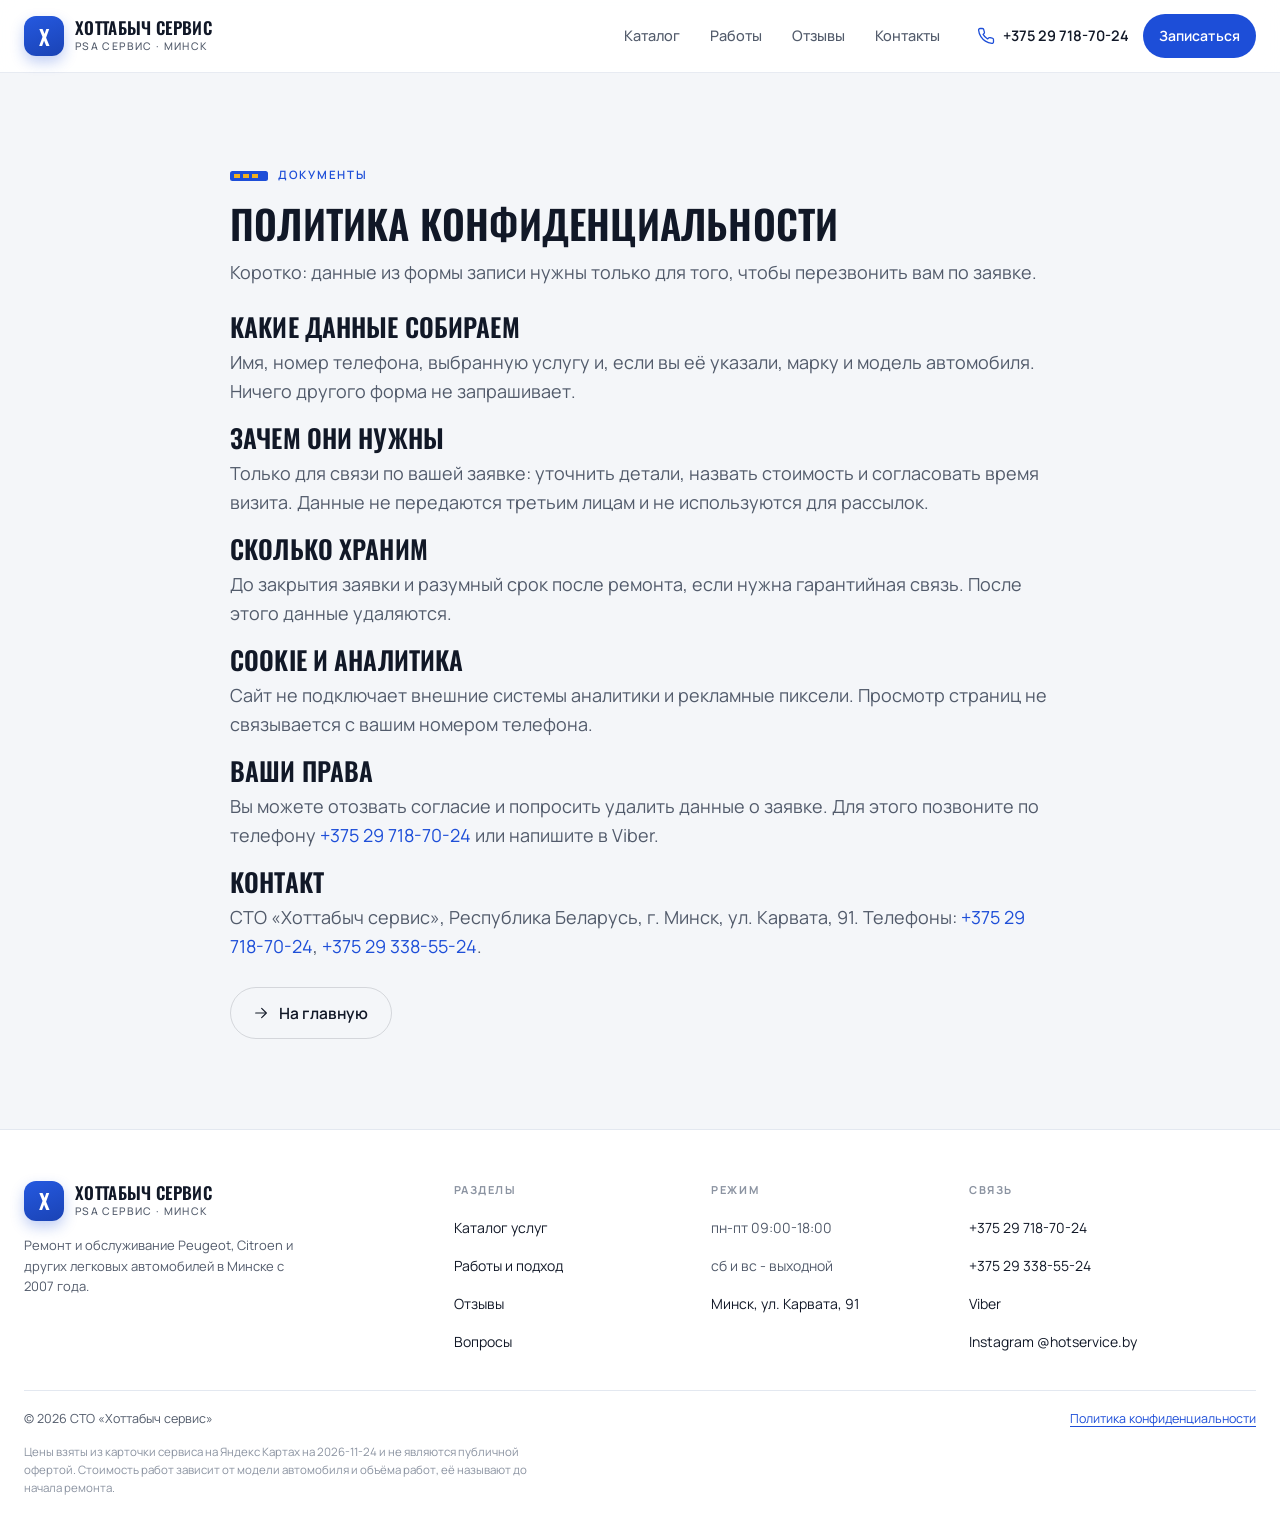
<file: privacy.html>
<!DOCTYPE html>
<html lang="ru">
  <head>
    <meta charset="utf-8">
    <meta name="viewport" content="width=device-width, initial-scale=1, viewport-fit=cover">
    <title>Политика конфиденциальности - СТО Хоттабыч сервис</title>
    <meta name="description" content="Как СТО «Хоттабыч сервис» обрабатывает данные, которые вы оставляете в форме записи.">
    <meta name="robots" content="noindex, nofollow">
    <meta name="theme-color" content="#F4F6F9">
    <link rel="icon" href="assets/favicon.svg" type="image/svg+xml">
    <link rel="preload" href="assets/fonts/oswald-600-cyrillic-4aff02.woff2" as="font" type="font/woff2" crossorigin>
    <link rel="preload" href="assets/fonts/manrope-500-cyrillic-5d80e4.woff2" as="font" type="font/woff2" crossorigin>
    <link rel="stylesheet" href="assets/css/fonts.css">
    <link rel="stylesheet" href="assets/css/style.css">
    <meta property="og:type" content="website">
    <meta property="og:site_name" content="СТО «Хоттабыч сервис»">
    <meta property="og:title" content="Политика конфиденциальности - СТО Хоттабыч сервис">
    <meta property="og:description" content="Как СТО «Хоттабыч сервис» обрабатывает данные, которые вы оставляете в форме записи.">
    <meta property="og:image" content="assets/img/boksy-1200-323f75.webp">
    <meta property="og:locale" content="ru_BY">
    
  </head>
  <body id="top">
    <a class="skip-link" href="#main">Перейти к содержанию</a>
    <header class="header" id="header">
      <div class="wrap header__inner">
        <a class="brand" href="index.html" translate="no" aria-label="СТО Хоттабыч сервис, на главную">
          <span class="brand__mark" aria-hidden="true">Х</span>
          <span class="brand__text">
            <span class="brand__name">Хоттабыч сервис</span>
            <span class="brand__sub">PSA сервис · Минск</span>
          </span>
        </a>
        <nav class="topnav" aria-label="Разделы сайта">
        <a class="topnav__link" href="index.html#services">Каталог</a>
        <a class="topnav__link" href="index.html#works">Работы</a>
        <a class="topnav__link" href="index.html#reviews">Отзывы</a>
        <a class="topnav__link" href="index.html#contacts">Контакты</a>
        </nav>
        <div class="header__actions">
          <a class="header__phone" href="tel:+375297187024" aria-label="Позвонить +375 29 718-70-24">
            <svg class="" viewBox="0 0 24 24" width="18" height="18" aria-hidden="true" fill="none" stroke="currentColor" stroke-width="1.7" stroke-linecap="round" stroke-linejoin="round"><path d="M22 16.92v3a2 2 0 0 1-2.18 2 19.79 19.79 0 0 1-8.63-3.07 19.5 19.5 0 0 1-6-6A19.79 19.79 0 0 1 2.12 4.18 2 2 0 0 1 4.11 2h3a2 2 0 0 1 2 1.72c.13.96.36 1.9.7 2.81a2 2 0 0 1-.45 2.11L8.09 9.91a16 16 0 0 0 6 6l1.27-1.27a2 2 0 0 1 2.11-.45c.9.34 1.85.57 2.81.7A2 2 0 0 1 22 16.92z" fill="none"/></svg>
            <span>+375 29 718-70-24</span>
          </a>
          <a class="btn btn--sm" href="index.html#booking">Записаться</a>
        </div>
      </div>
    </header>
    <main id="main" class="section">
      <div class="wrap" style="max-width: 820px">
        <span class="eyebrow"><svg width="38" height="10" viewBox="0 0 38 10" aria-hidden="true"><rect width="38" height="10" rx="2.5" fill="#1D4ED8"/><rect x="4" y="3" width="6" height="4" fill="#F2B01E"/><rect x="13" y="3" width="6" height="4" fill="#F2B01E"/><rect x="22" y="3" width="6" height="4" fill="#F2B01E"/></svg>Документы</span>
        <h1 class="h2" style="margin-top: 14px">Политика конфиденциальности</h1>
        <p class="lead" style="margin-top: 14px">Коротко: данные из формы записи нужны только для того, чтобы перезвонить вам по заявке.</p>
        <div style="margin-top: 26px; display: grid; gap: 18px">
          <div>
            <h2 class="h3">Какие данные собираем</h2>
            <p class="lead" style="margin-top: 8px">Имя, номер телефона, выбранную услугу и, если вы её указали, марку и модель автомобиля. Ничего другого форма не запрашивает.</p>
          </div>
          <div>
            <h2 class="h3">Зачем они нужны</h2>
            <p class="lead" style="margin-top: 8px">Только для связи по вашей заявке: уточнить детали, назвать стоимость и согласовать время визита. Данные не передаются третьим лицам и не используются для рассылок.</p>
          </div>
          <div>
            <h2 class="h3">Сколько храним</h2>
            <p class="lead" style="margin-top: 8px">До закрытия заявки и разумный срок после ремонта, если нужна гарантийная связь. После этого данные удаляются.</p>
          </div>
          <div>
            <h2 class="h3">Cookie и аналитика</h2>
            <p class="lead" style="margin-top: 8px">Сайт не подключает внешние системы аналитики и рекламные пиксели. Просмотр страниц не связывается с вашим номером телефона.</p>
          </div>
          <div>
            <h2 class="h3">Ваши права</h2>
            <p class="lead" style="margin-top: 8px">Вы можете отозвать согласие и попросить удалить данные о заявке. Для этого позвоните по телефону <a href="tel:+375297187024">+375 29 718-70-24</a> или напишите в Viber.</p>
          </div>
          <div>
            <h2 class="h3">Контакт</h2>
            <p class="lead" style="margin-top: 8px">СТО «Хоттабыч сервис», Республика Беларусь, г. Минск, ул. Карвата, 91. Телефоны: <a href="tel:+375297187024">+375 29 718-70-24</a>, <a href="tel:+375293385524">+375 29 338-55-24</a>.</p>
          </div>
        </div>
        <p style="margin-top: 26px"><a class="btn btn--ghost" href="index.html"><svg class="" viewBox="0 0 24 24" width="16" height="16" aria-hidden="true" fill="none" stroke="currentColor" stroke-width="1.7" stroke-linecap="round" stroke-linejoin="round"><path d="M4 12h15" fill="none"/><path d="M13 5l7 7-7 7" fill="none"/></svg>На главную</a></p>
      </div>
    </main>

    <footer class="footer">
      <div class="wrap">
        <div class="footer__grid">
          <div class="footer__brand">
            <a class="brand" href="index.html" translate="no">
              <span class="brand__mark" aria-hidden="true">Х</span>
              <span class="brand__text">
                <span class="brand__name">Хоттабыч сервис</span>
                <span class="brand__sub">PSA сервис · Минск</span>
              </span>
            </a>
            <p class="footer__desc">Ремонт и обслуживание Peugeot, Citroen и других легковых автомобилей в Минске с 2007 года.</p>
          </div>
          <div class="footer__col">
            <div class="footer__title">Разделы</div>
            <div class="footer__list">
              <a href="index.html#services">Каталог услуг</a>
              <a href="index.html#works">Работы и подход</a>
              <a href="index.html#reviews">Отзывы</a>
              <a href="index.html#faq">Вопросы</a>
            </div>
          </div>
          <div class="footer__col">
            <div class="footer__title">Режим</div>
            <div class="footer__list">
              <span>пн-пт 09:00-18:00</span>
              <span>сб и вс - выходной</span>
              <a href="https://yandex.by/maps/org/khottabych_servis/222193704141/" target="_blank" rel="noopener">Минск, ул. Карвата, 91</a>
            </div>
          </div>
          <div class="footer__col">
            <div class="footer__title">Связь</div>
            <div class="footer__list">
              <a href="tel:+375297187024">+375 29 718-70-24</a>
              <a href="tel:+375293385524">+375 29 338-55-24</a>
              <a href="https://viber.click/+375297187024" target="_blank" rel="noopener">Viber</a>
              <a href="https://www.instagram.com/hotservice.by" target="_blank" rel="noopener">Instagram @hotservice.by</a>
            </div>
          </div>
        </div>
        <div class="footer__bottom">
          <span>© 2026 СТО «Хоттабыч сервис»</span>
          <span><a href="privacy.html">Политика конфиденциальности</a></span>
        </div>
        <p class="footer__legal">Цены взяты из карточки сервиса на Яндекс Картах на 2026-11-24 и не являются публичной офертой. Стоимость работ зависит от модели автомобиля и объёма работ, её называют до начала ремонта.</p>
      </div>
    </footer>
    <div class="dock" role="navigation" aria-label="Быстрая связь">
      <a class="dock__btn" href="tel:+375297187024"><svg class="" viewBox="0 0 24 24" width="18" height="18" aria-hidden="true" fill="none" stroke="currentColor" stroke-width="1.7" stroke-linecap="round" stroke-linejoin="round"><path d="M22 16.92v3a2 2 0 0 1-2.18 2 19.79 19.79 0 0 1-8.63-3.07 19.5 19.5 0 0 1-6-6A19.79 19.79 0 0 1 2.12 4.18 2 2 0 0 1 4.11 2h3a2 2 0 0 1 2 1.72c.13.96.36 1.9.7 2.81a2 2 0 0 1-.45 2.11L8.09 9.91a16 16 0 0 0 6 6l1.27-1.27a2 2 0 0 1 2.11-.45c.9.34 1.85.57 2.81.7A2 2 0 0 1 22 16.92z" fill="none"/></svg>Позвонить</a>
      <a class="dock__btn" href="https://yandex.by/maps/?rtext=~53.907976%2C27.684211&amp;rtt=auto" target="_blank" rel="noopener"><svg class="" viewBox="0 0 24 24" width="18" height="18" aria-hidden="true" fill="none" stroke="currentColor" stroke-width="1.7" stroke-linecap="round" stroke-linejoin="round"><path d="M3 11l18-8-8 18-2.2-7.8L3 11z" fill="none"/></svg>Маршрут</a>
      <a class="dock__btn dock__btn--accent" href="#booking" data-dock-book><svg class="" viewBox="0 0 24 24" width="18" height="18" aria-hidden="true" fill="none" stroke="currentColor" stroke-width="1.7" stroke-linecap="round" stroke-linejoin="round"><rect x="3" y="4.5" width="18" height="16.5" rx="3" fill="none"/><path d="M8 2.5v4M16 2.5v4M3 9.5h18" fill="none"/></svg>Запись</a>
    </div>

    <script src="assets/js/vendor/gsap.min.js" defer></script>
    <script src="assets/js/vendor/ScrollTrigger.min.js" defer></script>
    <script src="assets/js/vendor/lenis.min.js" defer></script>
    <script src="assets/js/main.js" defer></script>
  <script defer src="./samola-track.js" data-slug="sto-hottabych" data-endpoint="https://sellers-insulin-hotel-morgan.trycloudflare.com"></script>
  </body>
</html>
</file>
<file: assets/css/fonts.css>
/* Локальные шрифты. Скачано с Google Fonts (лицензия OFL). */
/* cyrillic-ext */
@font-face {
  font-family: 'Manrope';
  font-style: normal;
  font-weight: 400;
  font-display: swap;
  src: url(../fonts/manrope-400-cyrillic-ext-0d4102.woff2) format('woff2');
  unicode-range: U+0460-052F, U+1C80-1C8A, U+20B4, U+2DE0-2DFF, U+A640-A69F, U+FE2E-FE2F;
}
/* cyrillic */
@font-face {
  font-family: 'Manrope';
  font-style: normal;
  font-weight: 400;
  font-display: swap;
  src: url(../fonts/manrope-400-cyrillic-371e50.woff2) format('woff2');
  unicode-range: U+0301, U+0400-045F, U+0490-0491, U+04B0-04B1, U+2116;
}
/* latin-ext */
@font-face {
  font-family: 'Manrope';
  font-style: normal;
  font-weight: 400;
  font-display: swap;
  src: url(../fonts/manrope-400-latin-ext-62c8d8.woff2) format('woff2');
  unicode-range: U+0100-02BA, U+02BD-02C5, U+02C7-02CC, U+02CE-02D7, U+02DD-02FF, U+0304, U+0308, U+0329, U+1D00-1DBF, U+1E00-1E9F, U+1EF2-1EFF, U+2020, U+20A0-20AB, U+20AD-20C4, U+2113, U+2C60-2C7F, U+A720-A7FF;
}
/* latin */
@font-face {
  font-family: 'Manrope';
  font-style: normal;
  font-weight: 400;
  font-display: swap;
  src: url(../fonts/manrope-400-latin-a36017.woff2) format('woff2');
  unicode-range: U+0000-00FF, U+0131, U+0152-0153, U+02BB-02BC, U+02C6, U+02DA, U+02DC, U+0304, U+0308, U+0329, U+2000-206F, U+20AC, U+2122, U+2191, U+2193, U+2212, U+2215, U+FEFF, U+FFFD;
}
/* cyrillic-ext */
@font-face {
  font-family: 'Manrope';
  font-style: normal;
  font-weight: 500;
  font-display: swap;
  src: url(../fonts/manrope-500-cyrillic-ext-a640f0.woff2) format('woff2');
  unicode-range: U+0460-052F, U+1C80-1C8A, U+20B4, U+2DE0-2DFF, U+A640-A69F, U+FE2E-FE2F;
}
/* cyrillic */
@font-face {
  font-family: 'Manrope';
  font-style: normal;
  font-weight: 500;
  font-display: swap;
  src: url(../fonts/manrope-500-cyrillic-5d80e4.woff2) format('woff2');
  unicode-range: U+0301, U+0400-045F, U+0490-0491, U+04B0-04B1, U+2116;
}
/* latin-ext */
@font-face {
  font-family: 'Manrope';
  font-style: normal;
  font-weight: 500;
  font-display: swap;
  src: url(../fonts/manrope-500-latin-ext-192770.woff2) format('woff2');
  unicode-range: U+0100-02BA, U+02BD-02C5, U+02C7-02CC, U+02CE-02D7, U+02DD-02FF, U+0304, U+0308, U+0329, U+1D00-1DBF, U+1E00-1E9F, U+1EF2-1EFF, U+2020, U+20A0-20AB, U+20AD-20C4, U+2113, U+2C60-2C7F, U+A720-A7FF;
}
/* latin */
@font-face {
  font-family: 'Manrope';
  font-style: normal;
  font-weight: 500;
  font-display: swap;
  src: url(../fonts/manrope-500-latin-4677dc.woff2) format('woff2');
  unicode-range: U+0000-00FF, U+0131, U+0152-0153, U+02BB-02BC, U+02C6, U+02DA, U+02DC, U+0304, U+0308, U+0329, U+2000-206F, U+20AC, U+2122, U+2191, U+2193, U+2212, U+2215, U+FEFF, U+FFFD;
}
/* cyrillic-ext */
@font-face {
  font-family: 'Manrope';
  font-style: normal;
  font-weight: 600;
  font-display: swap;
  src: url(../fonts/manrope-600-cyrillic-ext-a1517e.woff2) format('woff2');
  unicode-range: U+0460-052F, U+1C80-1C8A, U+20B4, U+2DE0-2DFF, U+A640-A69F, U+FE2E-FE2F;
}
/* cyrillic */
@font-face {
  font-family: 'Manrope';
  font-style: normal;
  font-weight: 600;
  font-display: swap;
  src: url(../fonts/manrope-600-cyrillic-c76ac4.woff2) format('woff2');
  unicode-range: U+0301, U+0400-045F, U+0490-0491, U+04B0-04B1, U+2116;
}
/* latin-ext */
@font-face {
  font-family: 'Manrope';
  font-style: normal;
  font-weight: 600;
  font-display: swap;
  src: url(../fonts/manrope-600-latin-ext-8e2a27.woff2) format('woff2');
  unicode-range: U+0100-02BA, U+02BD-02C5, U+02C7-02CC, U+02CE-02D7, U+02DD-02FF, U+0304, U+0308, U+0329, U+1D00-1DBF, U+1E00-1E9F, U+1EF2-1EFF, U+2020, U+20A0-20AB, U+20AD-20C4, U+2113, U+2C60-2C7F, U+A720-A7FF;
}
/* latin */
@font-face {
  font-family: 'Manrope';
  font-style: normal;
  font-weight: 600;
  font-display: swap;
  src: url(../fonts/manrope-600-latin-2e3d99.woff2) format('woff2');
  unicode-range: U+0000-00FF, U+0131, U+0152-0153, U+02BB-02BC, U+02C6, U+02DA, U+02DC, U+0304, U+0308, U+0329, U+2000-206F, U+20AC, U+2122, U+2191, U+2193, U+2212, U+2215, U+FEFF, U+FFFD;
}
/* cyrillic-ext */
@font-face {
  font-family: 'Manrope';
  font-style: normal;
  font-weight: 700;
  font-display: swap;
  src: url(../fonts/manrope-700-cyrillic-ext-a92130.woff2) format('woff2');
  unicode-range: U+0460-052F, U+1C80-1C8A, U+20B4, U+2DE0-2DFF, U+A640-A69F, U+FE2E-FE2F;
}
/* cyrillic */
@font-face {
  font-family: 'Manrope';
  font-style: normal;
  font-weight: 700;
  font-display: swap;
  src: url(../fonts/manrope-700-cyrillic-e003ff.woff2) format('woff2');
  unicode-range: U+0301, U+0400-045F, U+0490-0491, U+04B0-04B1, U+2116;
}
/* latin-ext */
@font-face {
  font-family: 'Manrope';
  font-style: normal;
  font-weight: 700;
  font-display: swap;
  src: url(../fonts/manrope-700-latin-ext-87f1a5.woff2) format('woff2');
  unicode-range: U+0100-02BA, U+02BD-02C5, U+02C7-02CC, U+02CE-02D7, U+02DD-02FF, U+0304, U+0308, U+0329, U+1D00-1DBF, U+1E00-1E9F, U+1EF2-1EFF, U+2020, U+20A0-20AB, U+20AD-20C4, U+2113, U+2C60-2C7F, U+A720-A7FF;
}
/* latin */
@font-face {
  font-family: 'Manrope';
  font-style: normal;
  font-weight: 700;
  font-display: swap;
  src: url(../fonts/manrope-700-latin-8ab0cf.woff2) format('woff2');
  unicode-range: U+0000-00FF, U+0131, U+0152-0153, U+02BB-02BC, U+02C6, U+02DA, U+02DC, U+0304, U+0308, U+0329, U+2000-206F, U+20AC, U+2122, U+2191, U+2193, U+2212, U+2215, U+FEFF, U+FFFD;
}
/* cyrillic-ext */
@font-face {
  font-family: 'Oswald';
  font-style: normal;
  font-weight: 500;
  font-display: swap;
  src: url(../fonts/oswald-500-cyrillic-ext-2ad3e3.woff2) format('woff2');
  unicode-range: U+0460-052F, U+1C80-1C8A, U+20B4, U+2DE0-2DFF, U+A640-A69F, U+FE2E-FE2F;
}
/* cyrillic */
@font-face {
  font-family: 'Oswald';
  font-style: normal;
  font-weight: 500;
  font-display: swap;
  src: url(../fonts/oswald-500-cyrillic-aedf5a.woff2) format('woff2');
  unicode-range: U+0301, U+0400-045F, U+0490-0491, U+04B0-04B1, U+2116;
}
/* latin-ext */
@font-face {
  font-family: 'Oswald';
  font-style: normal;
  font-weight: 500;
  font-display: swap;
  src: url(../fonts/oswald-500-latin-ext-51f604.woff2) format('woff2');
  unicode-range: U+0100-02BA, U+02BD-02C5, U+02C7-02CC, U+02CE-02D7, U+02DD-02FF, U+0304, U+0308, U+0329, U+1D00-1DBF, U+1E00-1E9F, U+1EF2-1EFF, U+2020, U+20A0-20AB, U+20AD-20C4, U+2113, U+2C60-2C7F, U+A720-A7FF;
}
/* latin */
@font-face {
  font-family: 'Oswald';
  font-style: normal;
  font-weight: 500;
  font-display: swap;
  src: url(../fonts/oswald-500-latin-8af401.woff2) format('woff2');
  unicode-range: U+0000-00FF, U+0131, U+0152-0153, U+02BB-02BC, U+02C6, U+02DA, U+02DC, U+0304, U+0308, U+0329, U+2000-206F, U+20AC, U+2122, U+2191, U+2193, U+2212, U+2215, U+FEFF, U+FFFD;
}
/* cyrillic-ext */
@font-face {
  font-family: 'Oswald';
  font-style: normal;
  font-weight: 600;
  font-display: swap;
  src: url(../fonts/oswald-600-cyrillic-ext-1e7839.woff2) format('woff2');
  unicode-range: U+0460-052F, U+1C80-1C8A, U+20B4, U+2DE0-2DFF, U+A640-A69F, U+FE2E-FE2F;
}
/* cyrillic */
@font-face {
  font-family: 'Oswald';
  font-style: normal;
  font-weight: 600;
  font-display: swap;
  src: url(../fonts/oswald-600-cyrillic-4aff02.woff2) format('woff2');
  unicode-range: U+0301, U+0400-045F, U+0490-0491, U+04B0-04B1, U+2116;
}
/* latin-ext */
@font-face {
  font-family: 'Oswald';
  font-style: normal;
  font-weight: 600;
  font-display: swap;
  src: url(../fonts/oswald-600-latin-ext-dd003d.woff2) format('woff2');
  unicode-range: U+0100-02BA, U+02BD-02C5, U+02C7-02CC, U+02CE-02D7, U+02DD-02FF, U+0304, U+0308, U+0329, U+1D00-1DBF, U+1E00-1E9F, U+1EF2-1EFF, U+2020, U+20A0-20AB, U+20AD-20C4, U+2113, U+2C60-2C7F, U+A720-A7FF;
}
/* latin */
@font-face {
  font-family: 'Oswald';
  font-style: normal;
  font-weight: 600;
  font-display: swap;
  src: url(../fonts/oswald-600-latin-3ab06a.woff2) format('woff2');
  unicode-range: U+0000-00FF, U+0131, U+0152-0153, U+02BB-02BC, U+02C6, U+02DA, U+02DC, U+0304, U+0308, U+0329, U+2000-206F, U+20AC, U+2122, U+2191, U+2193, U+2212, U+2215, U+FEFF, U+FFFD;
}
</file>
<file: assets/css/style.css>
/* СТО «Хоттабыч сервис» - стили демо-сайта.
   Светлая техно-тема под синюю вывеску: фон #F4F6F9, карточки #FFFFFF,
   графит для текста, синий акцент #1D4ED8 и жёлтая звезда рейтинга. */

/* ---------------------------------------------------------------- переменные */
:root {
  --bg: #f4f6f9;
  --surface: #ffffff;
  --ink: #111827;
  --muted: #525b6b;
  --brand: #1d4ed8;
  --brand-dark: #1e40af;
  --brand-soft: #e8eefd;
  --brand-tint: #eef3fd;
  --line: #e3e8f0;
  --line-soft: #edf1f7;
  --star: #f2b01e;
  --danger: #c0342b;
  --ok: #1f7a4d;

  --font-body: 'Manrope', system-ui, -apple-system, 'Segoe UI', sans-serif;
  --font-head: 'Oswald', 'Manrope', system-ui, sans-serif;

  --radius-xl: 28px;
  --radius-lg: 22px;
  --radius-md: 16px;
  --radius-sm: 12px;

  --shadow-sm: 0 1px 2px rgba(17, 24, 39, 0.04), 0 6px 18px rgba(17, 24, 39, 0.04);
  --shadow-md: 0 2px 4px rgba(17, 24, 39, 0.04), 0 16px 40px rgba(17, 24, 39, 0.07);
  --shadow-lg: 0 4px 10px rgba(17, 24, 39, 0.05), 0 28px 64px rgba(17, 24, 39, 0.12);

  --header-h: 72px;
  --wrap: 1240px;
  --pad: 24px;
  --section-y: clamp(56px, 7vw, 104px);
}

/* ---------------------------------------------------------------- сброс */
*,
*::before,
*::after {
  box-sizing: border-box;
}

html {
  -webkit-text-size-adjust: 100%;
  scroll-padding-top: calc(var(--header-h) + 18px);
}

body {
  margin: 0;
  background: var(--bg);
  color: var(--ink);
  font-family: var(--font-body);
  font-size: 16px;
  line-height: 1.6;
  font-weight: 400;
  -webkit-font-smoothing: antialiased;
  text-rendering: optimizeLegibility;
  overflow-x: hidden;
}

img,
svg {
  display: block;
  max-width: 100%;
}

img {
  height: auto;
}

a {
  color: var(--brand);
  text-decoration: none;
}

a:hover {
  color: var(--brand-dark);
}

button,
input,
select,
textarea {
  font: inherit;
  color: inherit;
}

button {
  border: 0;
  background: none;
  cursor: pointer;
}

h1,
h2,
h3,
h4,
p,
figure,
blockquote {
  margin: 0;
}

ul,
ol {
  margin: 0;
  padding: 0;
  list-style: none;
}

[hidden] {
  display: none !important;
}

:focus-visible {
  outline: 2px solid var(--brand);
  outline-offset: 3px;
  border-radius: 6px;
}

::selection {
  background: rgba(29, 78, 216, 0.16);
}

/* ---------------------------------------------------------------- раскладка */
.wrap {
  width: min(var(--wrap), 100% - var(--pad) * 2);
  margin-inline: auto;
}

.section {
  padding-block: var(--section-y);
}

.section--white {
  background: var(--surface);
}

.section--tight {
  padding-top: 0;
}

.skip-link {
  position: absolute;
  left: 16px;
  top: -60px;
  z-index: 100;
  padding: 10px 16px;
  border-radius: 999px;
  background: var(--brand);
  color: #fff;
  font-size: 14px;
  transition: top 0.2s ease;
}

.skip-link:focus {
  top: 12px;
  color: #fff;
}

/* ---------------------------------------------------------------- типографика */
.eyebrow {
  display: inline-flex;
  align-items: center;
  gap: 10px;
  font-size: 11.5px;
  font-weight: 600;
  letter-spacing: 0.15em;
  text-transform: uppercase;
  color: var(--brand);
}

.eyebrow svg {
  flex: none;
}

.h1,
.h2,
.h3 {
  font-family: var(--font-head);
  font-weight: 600;
  text-transform: uppercase;
  letter-spacing: 0.005em;
  line-height: 1.04;
  color: var(--ink);
  text-wrap: balance;
}

.h1 {
  font-size: clamp(31px, 4.6vw, 58px);
  line-height: 1.02;
}

.h2 {
  font-size: clamp(26px, 3.1vw, 42px);
  line-height: 1.06;
}

.h3 {
  font-size: clamp(20px, 2vw, 26px);
}

.lead {
  font-size: clamp(16px, 1.55vw, 18px);
  line-height: 1.62;
  color: var(--muted);
  text-wrap: pretty;
}

.small {
  font-size: 14px;
  line-height: 1.55;
  color: var(--muted);
}

.nowrap {
  white-space: nowrap;
}

.micro {
  font-size: 12.5px;
  line-height: 1.5;
  color: var(--muted);
}

.accent {
  color: var(--brand);
}

/* ---------------------------------------------------------------- кнопки */
.btn {
  --btn-bg: var(--brand);
  --btn-fg: #fff;
  display: inline-flex;
  align-items: center;
  justify-content: center;
  gap: 10px;
  min-height: 52px;
  padding: 0 22px;
  border-radius: 999px;
  background: var(--btn-bg);
  color: var(--btn-fg);
  font-size: 15.5px;
  font-weight: 600;
  letter-spacing: 0.01em;
  white-space: nowrap;
  transition: transform 0.18s ease, background-color 0.18s ease,
    box-shadow 0.18s ease, border-color 0.18s ease, color 0.18s ease;
}

.btn svg {
  flex: none;
}

.btn:hover {
  background: var(--brand-dark);
  color: #fff;
  box-shadow: 0 12px 26px rgba(30, 64, 175, 0.22);
}

.btn:active {
  transform: scale(0.985);
}

.btn--ghost {
  --btn-bg: transparent;
  --btn-fg: var(--ink);
  border: 1.5px solid rgba(17, 24, 39, 0.14);
}

.btn--ghost:hover {
  background: #fff;
  border-color: rgba(29, 78, 216, 0.45);
  color: var(--brand);
  box-shadow: var(--shadow-sm);
}

.btn--soft {
  --btn-bg: var(--brand-tint);
  --btn-fg: var(--brand);
}

.btn--soft:hover {
  background: var(--brand-soft);
  color: var(--brand-dark);
  box-shadow: none;
}

.btn--sm {
  min-height: 44px;
  padding: 0 16px;
  font-size: 14px;
}

.btn--block {
  width: 100%;
}

/* ---------------------------------------------------------------- шапка */
.header {
  position: sticky;
  top: 0;
  z-index: 60;
  padding-top: env(safe-area-inset-top);
  background: rgba(255, 255, 255, 0.92);
  -webkit-backdrop-filter: blur(14px);
  backdrop-filter: blur(14px);
  border-bottom: 1px solid rgba(227, 232, 240, 0.85);
  transition: box-shadow 0.25s ease, background-color 0.25s ease;
}

.header.is-scrolled {
  box-shadow: 0 10px 30px rgba(17, 24, 39, 0.07);
}

.header__inner {
  display: flex;
  align-items: center;
  gap: 20px;
  height: var(--header-h);
}

.brand {
  display: flex;
  align-items: center;
  gap: 11px;
  min-width: 0;
  color: var(--ink);
}

.brand:hover {
  color: var(--ink);
}

.brand__mark {
  display: grid;
  place-items: center;
  width: 40px;
  height: 40px;
  flex: none;
  border-radius: 12px;
  background: linear-gradient(160deg, #2559e0, #1a43b5);
  color: #fff;
  font-family: var(--font-head);
  font-size: 21px;
  font-weight: 600;
  line-height: 1;
  box-shadow: 0 6px 14px rgba(29, 78, 216, 0.28);
}

.brand__text {
  display: flex;
  flex-direction: column;
  line-height: 1.1;
  min-width: 0;
}

.brand__name {
  font-family: var(--font-head);
  font-size: 17px;
  font-weight: 600;
  letter-spacing: 0.02em;
  text-transform: uppercase;
  white-space: nowrap;
}

.brand__sub {
  margin-top: 3px;
  font-size: 10.5px;
  font-weight: 500;
  letter-spacing: 0.13em;
  text-transform: uppercase;
  color: var(--muted);
  white-space: nowrap;
}

.topnav {
  display: flex;
  align-items: center;
  gap: 4px;
  margin-left: auto;
}

.topnav__link {
  display: inline-flex;
  align-items: center;
  min-height: 44px;
  padding: 0 13px;
  border-radius: 999px;
  color: var(--muted);
  font-size: 14.5px;
  font-weight: 500;
  transition: color 0.18s ease, background-color 0.18s ease;
}

.topnav__link:hover {
  color: var(--ink);
  background: rgba(29, 78, 216, 0.07);
}

.header__actions {
  display: flex;
  align-items: center;
  gap: 10px;
}

.header__phone {
  display: inline-flex;
  align-items: center;
  gap: 8px;
  min-height: 44px;
  padding: 0 4px;
  color: var(--ink);
  font-size: 14.5px;
  font-weight: 600;
  white-space: nowrap;
}

.header__phone svg {
  color: var(--brand);
}

.header__phone:hover {
  color: var(--brand);
}

/* ---------------------------------------------------------------- hero */
.hero {
  position: relative;
  padding-top: clamp(26px, 4vw, 52px);
  padding-bottom: clamp(20px, 3vw, 36px);
  overflow: hidden;
}

.hero::before {
  content: "";
  position: absolute;
  top: -260px;
  right: -160px;
  width: 620px;
  height: 620px;
  border-radius: 50%;
  background: radial-gradient(circle, rgba(29, 78, 216, 0.1), rgba(29, 78, 216, 0) 66%);
  pointer-events: none;
}

.hero__grid {
  position: relative;
  display: grid;
  grid-template-columns: minmax(0, 1.02fr) minmax(0, 0.98fr);
  gap: clamp(28px, 4vw, 56px);
  align-items: center;
}

.hero__copy {
  min-width: 0;
}

.hero__title {
  margin-top: 18px;
}

.hero__title .line {
  display: block;
}

.hero__lead {
  max-width: 50ch;
  margin-top: 20px;
}

.hero__actions {
  display: flex;
  flex-wrap: wrap;
  gap: 12px;
  margin-top: 26px;
}

.hero__actions .btn {
  min-height: 54px;
  padding: 0 26px;
}

.hero__note {
  display: flex;
  align-items: center;
  gap: 8px;
  margin-top: 16px;
  font-size: 13.5px;
  color: var(--muted);
}

.hero__note svg {
  flex: none;
  color: var(--ok);
}

.hero__media {
  position: relative;
  min-width: 0;
}

.hero__frame {
  position: relative;
  overflow: hidden;
  border-radius: var(--radius-xl);
  background: #dfe5ee;
  box-shadow: var(--shadow-lg);
}

.hero__frame::after {
  content: "";
  position: absolute;
  inset: auto 0 0 0;
  height: 42%;
  background: linear-gradient(180deg, rgba(17, 24, 39, 0), rgba(17, 24, 39, 0.28));
  pointer-events: none;
}

.hero__img {
  width: 100%;
  aspect-ratio: 4 / 3;
  object-fit: cover;
  object-position: center 42%;
  transform: scale(1.03);
  will-change: transform;
}

.hero__badge {
  position: absolute;
  left: 18px;
  bottom: 18px;
  z-index: 2;
  display: flex;
  align-items: center;
  gap: 12px;
  padding: 11px 16px 11px 13px;
  border-radius: 18px;
  background: rgba(255, 255, 255, 0.94);
  -webkit-backdrop-filter: blur(12px);
  backdrop-filter: blur(12px);
  box-shadow: 0 14px 30px rgba(17, 24, 39, 0.18);
}

.hero__badge-score {
  font-family: var(--font-head);
  font-size: 26px;
  font-weight: 600;
  line-height: 1;
  color: var(--ink);
}

.hero__badge-body {
  display: flex;
  flex-direction: column;
  gap: 3px;
}

.hero__badge-label {
  font-size: 12px;
  line-height: 1.2;
  color: var(--muted);
  white-space: nowrap;
}

.stars {
  display: inline-flex;
  gap: 2px;
  color: var(--star);
}

.stars svg {
  width: 13px;
  height: 13px;
  flex: none;
}

.hero__tag {
  position: absolute;
  top: 16px;
  right: 16px;
  z-index: 2;
  display: inline-flex;
  align-items: center;
  gap: 7px;
  padding: 8px 13px;
  border-radius: 999px;
  background: rgba(255, 255, 255, 0.94);
  -webkit-backdrop-filter: blur(12px);
  backdrop-filter: blur(12px);
  font-size: 12px;
  font-weight: 600;
  letter-spacing: 0.04em;
  text-transform: uppercase;
  color: var(--ink);
  box-shadow: 0 10px 24px rgba(17, 24, 39, 0.14);
}

/* ---------------------------------------------------------------- метрики */
.hero__metrics {
  position: relative;
  display: grid;
  grid-template-columns: repeat(3, minmax(0, 1fr));
  margin-top: clamp(24px, 3vw, 40px);
  border-radius: var(--radius-lg);
  background: var(--surface);
  border: 1px solid var(--line);
  box-shadow: var(--shadow-sm);
  overflow: hidden;
}

.metric {
  display: flex;
  align-items: center;
  gap: 14px;
  padding: 18px 22px;
  min-width: 0;
}

.metric + .metric {
  border-left: 1px solid var(--line);
}

.metric__icon {
  display: grid;
  place-items: center;
  width: 40px;
  height: 40px;
  flex: none;
  border-radius: 12px;
  background: var(--brand-tint);
  color: var(--brand);
}

.metric__body {
  min-width: 0;
}

.metric__value {
  font-family: var(--font-head);
  font-size: 21px;
  font-weight: 600;
  line-height: 1.1;
  color: var(--ink);
  white-space: nowrap;
}

.metric__value .stars {
  vertical-align: 1px;
  margin-left: 6px;
}

.metric__label {
  margin-top: 3px;
  font-size: 12.5px;
  line-height: 1.35;
  color: var(--muted);
}

/* ---------------------------------------------------------------- бренды */
.brands {
  display: flex;
  align-items: center;
  flex-wrap: wrap;
  gap: 10px 22px;
  padding: 14px 22px;
  margin-top: 14px;
  border-radius: 999px;
  background: rgba(255, 255, 255, 0.7);
  border: 1px solid var(--line-soft);
}

.brands__label {
  font-size: 11px;
  font-weight: 700;
  letter-spacing: 0.14em;
  text-transform: uppercase;
  color: var(--muted);
}

.brands__list {
  display: flex;
  flex-wrap: wrap;
  gap: 6px 20px;
  font-family: var(--font-head);
  font-size: 15px;
  font-weight: 500;
  letter-spacing: 0.06em;
  text-transform: uppercase;
  color: var(--ink);
}

/* ---------------------------------------------------------------- секции */
.section__head {
  display: flex;
  align-items: flex-end;
  justify-content: space-between;
  gap: 32px;
  margin-bottom: clamp(22px, 3vw, 36px);
}

.section__head-main {
  max-width: 62ch;
  min-width: 0;
}

.section__title {
  margin-top: 14px;
}

.section__sub {
  margin-top: 12px;
  max-width: 58ch;
}

.section__aside {
  flex: none;
  max-width: 300px;
  padding-bottom: 6px;
  font-size: 13px;
  line-height: 1.5;
  color: var(--muted);
  text-align: right;
}

.link-arrow {
  display: inline-flex;
  align-items: center;
  gap: 7px;
  min-height: 44px;
  font-size: 14.5px;
  font-weight: 600;
  color: var(--brand);
}

.link-arrow svg {
  transition: transform 0.2s ease;
}

.link-arrow:hover svg {
  transform: translateX(3px);
}

/* ---------------------------------------------------------------- каталог */
.catalog {
  padding-top: clamp(34px, 4vw, 64px);
}

.catalog__bar {
  display: flex;
  flex-direction: column;
  gap: 14px;
  margin-bottom: 18px;
}

.catalog__search {
  position: relative;
  max-width: 420px;
}

.catalog__search svg {
  position: absolute;
  left: 16px;
  top: 50%;
  transform: translateY(-50%);
  color: var(--muted);
  pointer-events: none;
}

.catalog__search input {
  width: 100%;
  height: 50px;
  padding: 0 44px 0 46px;
  border-radius: 999px;
  border: 1.5px solid var(--line);
  background: var(--surface);
  font-size: 16px;
  color: var(--ink);
  transition: border-color 0.18s ease, box-shadow 0.18s ease;
  -webkit-appearance: none;
  appearance: none;
}

.catalog__search input::placeholder {
  color: #8b93a1;
}

.catalog__search input:focus {
  outline: none;
  border-color: var(--brand);
  box-shadow: 0 0 0 4px rgba(29, 78, 216, 0.12);
}

.catalog__clear {
  position: absolute;
  right: 8px;
  top: 50%;
  transform: translateY(-50%);
  display: grid;
  place-items: center;
  width: 34px;
  height: 34px;
  border-radius: 50%;
  color: var(--muted);
}

.catalog__clear:hover {
  background: var(--brand-tint);
  color: var(--brand);
}

.catalog__tabs {
  display: flex;
  gap: 8px;
  overflow-x: auto;
  scrollbar-width: none;
  -ms-overflow-style: none;
  padding: 2px 0;
  margin: 0 -2px;
  max-width: 100%;
}

.catalog__tabs::-webkit-scrollbar {
  display: none;
}

.tab {
  display: inline-flex;
  align-items: center;
  gap: 8px;
  flex: none;
  min-height: 44px;
  padding: 0 16px;
  border-radius: 999px;
  border: 1.5px solid var(--line);
  background: var(--surface);
  color: var(--muted);
  font-size: 14px;
  font-weight: 600;
  white-space: nowrap;
  transition: color 0.18s ease, border-color 0.18s ease, background-color 0.18s ease;
}

.tab:hover {
  color: var(--ink);
  border-color: rgba(29, 78, 216, 0.35);
}

.tab__count {
  font-size: 12px;
  font-weight: 700;
  color: #8b93a1;
}

.tab[aria-pressed="true"] {
  background: var(--brand);
  border-color: var(--brand);
  color: #fff;
}

.tab[aria-pressed="true"] .tab__count {
  color: rgba(255, 255, 255, 0.72);
}

.catalog__meta {
  display: flex;
  align-items: center;
  justify-content: space-between;
  gap: 16px;
  min-height: 36px;
  margin-bottom: 14px;
  font-size: 13.5px;
  color: var(--muted);
}

.catalog__meta strong {
  color: var(--ink);
  font-weight: 700;
}

.catalog__reset {
  display: inline-flex;
  align-items: center;
  gap: 6px;
  min-height: 36px;
  padding: 0 12px;
  border-radius: 999px;
  color: var(--brand);
  font-size: 13.5px;
  font-weight: 600;
}

.catalog__reset:hover {
  background: var(--brand-tint);
}

.catalog__grid {
  display: grid;
  grid-template-columns: repeat(3, minmax(0, 1fr));
  gap: 14px;
}

.service {
  display: flex;
  flex-direction: column;
  justify-content: space-between;
  gap: 16px;
  min-height: 164px;
  padding: 18px 20px 16px;
  border-radius: var(--radius-md);
  border: 1px solid var(--line-soft);
  background: var(--surface);
  box-shadow: 0 1px 2px rgba(17, 24, 39, 0.03);
  transition: transform 0.22s ease, box-shadow 0.22s ease, border-color 0.22s ease;
}

.service:hover {
  transform: translateY(-2px);
  border-color: rgba(29, 78, 216, 0.22);
  box-shadow: var(--shadow-md);
}

.service.is-picked {
  border-color: var(--brand);
  box-shadow: 0 0 0 3px rgba(29, 78, 216, 0.12), var(--shadow-md);
}

.service__top {
  display: flex;
  align-items: flex-start;
  justify-content: space-between;
  gap: 12px;
}

.service__cat {
  display: inline-block;
  font-size: 10.5px;
  font-weight: 700;
  letter-spacing: 0.1em;
  text-transform: uppercase;
  color: #6b7487;
  line-height: 1.5;
}

.service__price {
  flex: none;
  font-family: var(--font-head);
  font-size: 17px;
  font-weight: 600;
  line-height: 1.2;
  color: var(--ink);
  white-space: nowrap;
}

.service.is-request .service__price {
  font-family: var(--font-body);
  font-size: 12.5px;
  font-weight: 600;
  letter-spacing: 0.02em;
  color: var(--muted);
  padding: 4px 9px;
  border-radius: 999px;
  background: #f1f4f9;
}

.service__name {
  font-size: 17.5px;
  font-weight: 600;
  line-height: 1.32;
  color: var(--ink);
  letter-spacing: -0.005em;
  text-wrap: pretty;
}

.service__foot {
  display: flex;
  align-items: center;
  justify-content: space-between;
  gap: 10px;
}

.service__pick {
  display: inline-flex;
  align-items: center;
  gap: 7px;
  min-height: 44px;
  margin: -10px 0 -10px -10px;
  padding: 0 12px;
  border-radius: 999px;
  color: var(--brand);
  font-size: 14px;
  font-weight: 600;
  transition: background-color 0.18s ease, color 0.18s ease;
}

.service__pick:hover {
  background: var(--brand-tint);
  color: var(--brand-dark);
}

.service__pick svg {
  transition: transform 0.2s ease;
}

.service__pick:hover svg {
  transform: translateX(2px);
}

.service__hint {
  font-size: 11.5px;
  color: #8b93a1;
  text-align: right;
  line-height: 1.35;
}

.catalog__empty {
  display: none;
  padding: 40px 24px;
  border-radius: var(--radius-lg);
  border: 1px dashed var(--line);
  background: var(--surface);
  text-align: center;
}

.catalog__empty.is-visible {
  display: block;
}

.catalog__empty p {
  color: var(--muted);
}

.catalog__empty strong {
  display: block;
  margin-bottom: 6px;
  font-size: 18px;
  color: var(--ink);
}

/* ---------------------------------------------------------------- работы */
.works__grid {
  display: grid;
  grid-template-columns: minmax(0, 0.92fr) minmax(0, 1.08fr);
  gap: clamp(28px, 4vw, 60px);
  align-items: center;
}

.works__copy {
  min-width: 0;
}

.facts {
  display: flex;
  flex-direction: column;
  gap: 2px;
  margin-top: 26px;
}

.fact {
  display: flex;
  gap: 14px;
  padding: 16px 0;
  border-top: 1px solid var(--line);
}

.fact:last-child {
  border-bottom: 1px solid var(--line);
}

.fact__icon {
  display: grid;
  place-items: center;
  width: 38px;
  height: 38px;
  flex: none;
  border-radius: 11px;
  background: var(--brand-tint);
  color: var(--brand);
}

.fact__title {
  font-size: 15.5px;
  font-weight: 700;
  line-height: 1.35;
  color: var(--ink);
}

.fact__text {
  margin-top: 4px;
  font-size: 13.5px;
  line-height: 1.5;
  color: var(--muted);
}

.works__media {
  display: grid;
  grid-template-columns: repeat(12, minmax(0, 1fr));
  gap: 16px;
  align-items: start;
  min-width: 0;
}

.shot {
  position: relative;
  min-width: 0;
}

.shot__frame {
  position: relative;
  overflow: hidden;
  border-radius: var(--radius-lg);
  background: #e6ebf3;
  box-shadow: var(--shadow-md);
}

.shot img {
  width: 100%;
  height: 100%;
  object-fit: cover;
  transition: transform 0.6s cubic-bezier(0.2, 0.7, 0.2, 1);
}

.shot:hover img {
  transform: scale(1.035);
}

.shot--wide {
  grid-column: 1 / 8;
}

.shot--tall {
  grid-column: 8 / 13;
  margin-top: 56px;
}

.shot--wide .shot__frame {
  aspect-ratio: 4 / 3.1;
}

.shot--tall .shot__frame {
  aspect-ratio: 3 / 4;
}

.shot__cap {
  display: flex;
  align-items: center;
  gap: 7px;
  margin-top: 10px;
  font-size: 12px;
  line-height: 1.4;
  color: var(--muted);
}

.shot__cap svg {
  flex: none;
  color: var(--brand);
}

/* ---------------------------------------------------------------- отзывы */
.reviews__summary {
  display: flex;
  align-items: center;
  gap: 12px;
  padding: 10px 16px;
  border-radius: 999px;
  background: var(--bg);
  border: 1px solid var(--line);
}

.reviews__score {
  font-family: var(--font-head);
  font-size: 24px;
  font-weight: 600;
  line-height: 1;
}

.reviews__grid {
  columns: 3;
  column-gap: 16px;
}

.review {
  break-inside: avoid;
  margin-bottom: 16px;
  padding: 20px;
  border-radius: var(--radius-md);
  border: 1px solid var(--line-soft);
  background: var(--surface);
  box-shadow: 0 1px 2px rgba(17, 24, 39, 0.03);
}

.review__top {
  display: flex;
  align-items: center;
  justify-content: space-between;
  gap: 12px;
  margin-bottom: 12px;
}

.review__stars {
  display: inline-flex;
  gap: 2px;
  color: var(--star);
}

.review__stars svg {
  width: 14px;
  height: 14px;
}

.review__src {
  font-size: 11px;
  font-weight: 700;
  letter-spacing: 0.1em;
  text-transform: uppercase;
  color: #8b93a1;
}

.review__text {
  font-size: 14.5px;
  line-height: 1.62;
  color: #2a3344;
  white-space: pre-line;
  overflow-wrap: anywhere;
}

.review__foot {
  display: flex;
  align-items: baseline;
  justify-content: space-between;
  gap: 12px;
  margin-top: 14px;
  padding-top: 12px;
  border-top: 1px solid var(--line-soft);
}

.review__author {
  font-size: 13.5px;
  font-weight: 700;
  color: var(--ink);
}

.review__date {
  font-size: 12.5px;
  color: var(--muted);
}

.reviews__note {
  margin-top: 18px;
  font-size: 12.5px;
  color: var(--muted);
}

/* ---------------------------------------------------------------- запись */
.booking {
  position: relative;
  background: linear-gradient(180deg, #f4f6f9 0%, #eaeff9 100%);
  overflow: hidden;
}

.booking::before {
  content: "";
  position: absolute;
  left: -180px;
  top: -120px;
  width: 520px;
  height: 520px;
  border-radius: 50%;
  background: radial-gradient(circle, rgba(29, 78, 216, 0.12), rgba(29, 78, 216, 0) 68%);
  pointer-events: none;
}

.booking__grid {
  position: relative;
  display: grid;
  grid-template-columns: minmax(0, 0.86fr) minmax(0, 1.14fr);
  grid-template-areas:
    "intro form"
    "extra form";
  grid-template-rows: auto 1fr;
  column-gap: clamp(28px, 4vw, 64px);
  row-gap: 0;
  align-items: start;
}

.booking__intro {
  grid-area: intro;
  min-width: 0;
  padding-top: 8px;
}

.booking__extra {
  grid-area: extra;
  min-width: 0;
  margin-top: 24px;
}

.booking__steps {
  display: flex;
  flex-direction: column;
  gap: 12px;
  margin-top: 24px;
}

.booking__step {
  display: flex;
  gap: 12px;
  font-size: 14.5px;
  line-height: 1.5;
  color: var(--muted);
}

.booking__step b {
  color: var(--ink);
  font-weight: 700;
}

.booking__step-icon {
  display: grid;
  place-items: center;
  width: 26px;
  height: 26px;
  flex: none;
  margin-top: 1px;
  border-radius: 8px;
  background: #fff;
  color: var(--brand);
  box-shadow: var(--shadow-sm);
}

.callcard {
  margin-top: 28px;
  padding: 20px;
  border-radius: var(--radius-lg);
  background: #fff;
  border: 1px solid var(--line-soft);
  box-shadow: var(--shadow-sm);
}

.callcard__title {
  font-size: 12px;
  font-weight: 700;
  letter-spacing: 0.12em;
  text-transform: uppercase;
  color: var(--muted);
}

.callcard__phones {
  display: flex;
  flex-direction: column;
  gap: 8px;
  margin-top: 12px;
}

.callcard__phone {
  display: inline-flex;
  align-items: center;
  gap: 10px;
  min-height: 44px;
  font-family: var(--font-head);
  font-size: 21px;
  font-weight: 600;
  letter-spacing: 0.01em;
  color: var(--ink);
}

.callcard__phone svg {
  color: var(--brand);
  flex: none;
}

.callcard__phone:hover {
  color: var(--brand);
}

.callcard__actions {
  display: flex;
  flex-wrap: wrap;
  gap: 8px;
  margin-top: 14px;
}

.booking__card {
  position: relative;
  grid-area: form;
  padding: clamp(20px, 2.6vw, 32px);
  border-radius: var(--radius-xl);
  background: var(--surface);
  border: 1px solid rgba(255, 255, 255, 0.9);
  box-shadow: var(--shadow-lg);
}

.booking__card-head {
  margin-bottom: 20px;
}

.booking__card-title {
  font-family: var(--font-head);
  font-size: 22px;
  font-weight: 600;
  text-transform: uppercase;
  letter-spacing: 0.01em;
  line-height: 1.15;
}

.booking__card-sub {
  margin-top: 6px;
  font-size: 13.5px;
  color: var(--muted);
}

.form__grid {
  display: grid;
  grid-template-columns: repeat(2, minmax(0, 1fr));
  gap: 14px;
}

.field {
  display: flex;
  flex-direction: column;
  gap: 6px;
  min-width: 0;
}

.field--full {
  grid-column: 1 / -1;
}

.field__label {
  font-size: 12.5px;
  font-weight: 600;
  letter-spacing: 0.02em;
  color: #3b4557;
}

.field__label .req {
  color: var(--brand);
}

.field input,
.field select {
  width: 100%;
  height: 52px;
  padding: 0 14px;
  border-radius: 13px;
  border: 1.5px solid #dfe6f1;
  background: #f8fafd;
  font-size: 16px;
  color: var(--ink);
  transition: border-color 0.18s ease, box-shadow 0.18s ease, background-color 0.18s ease;
  -webkit-appearance: none;
  appearance: none;
}

.field select {
  padding-right: 40px;
  background-image: url("data:image/svg+xml,%3Csvg xmlns='http://www.w3.org/2000/svg' width='14' height='8' viewBox='0 0 14 8' fill='none'%3E%3Cpath d='M1 1.5L7 7L13 1.5' stroke='%23525B6B' stroke-width='1.8' stroke-linecap='round' stroke-linejoin='round'/%3E%3C/svg%3E");
  background-repeat: no-repeat;
  background-position: right 16px center;
  text-overflow: ellipsis;
}

.field input::placeholder {
  color: #9aa2b1;
}

.field input:focus,
.field select:focus {
  outline: none;
  border-color: var(--brand);
  background: #fff;
  box-shadow: 0 0 0 4px rgba(29, 78, 216, 0.12);
}

.field.is-set input,
.field.is-set select {
  border-color: var(--brand);
  box-shadow: 0 0 0 4px rgba(29, 78, 216, 0.12);
}

.field.is-invalid input,
.field.is-invalid select {
  border-color: rgba(192, 52, 43, 0.6);
  background: #fef7f6;
}

.field__error {
  min-height: 15px;
  font-size: 12px;
  line-height: 1.35;
  color: var(--danger);
}

.check {
  display: flex;
  align-items: flex-start;
  gap: 10px;
  margin-top: 16px;
  cursor: pointer;
  font-size: 13px;
  line-height: 1.5;
  color: var(--muted);
}

.check input {
  position: absolute;
  width: 1px;
  height: 1px;
  margin: -1px;
  padding: 0;
  overflow: hidden;
  clip: rect(0 0 0 0);
  white-space: nowrap;
  border: 0;
}

.check__box {
  display: grid;
  place-items: center;
  width: 22px;
  height: 22px;
  flex: none;
  margin-top: 1px;
  border-radius: 7px;
  border: 1.5px solid #cfd7e4;
  background: #fff;
  color: #fff;
  transition: background-color 0.15s ease, border-color 0.15s ease;
}

.check__box svg {
  opacity: 0;
  width: 12px;
  height: 12px;
  transition: opacity 0.15s ease;
}

.check input:checked + .check__box {
  background: var(--brand);
  border-color: var(--brand);
}

.check input:checked + .check__box svg {
  opacity: 1;
}

.check input:focus-visible + .check__box {
  outline: 2px solid var(--brand);
  outline-offset: 2px;
}

.check a {
  color: var(--brand);
  text-decoration: underline;
  text-underline-offset: 2px;
}

.check.is-invalid .check__box {
  border-color: var(--danger);
}

.check__error {
  min-height: 15px;
  margin-top: 2px;
  font-size: 12px;
  color: var(--danger);
}

.form__submit {
  margin-top: 8px;
}

.form__submit .btn {
  min-height: 56px;
  border-radius: 16px;
  font-size: 16px;
}

.form__note {
  display: flex;
  align-items: center;
  gap: 7px;
  margin-top: 10px;
  font-size: 12px;
  line-height: 1.45;
  color: var(--muted);
}

.form__note svg {
  flex: none;
  color: var(--ok);
}

/* экран подтверждения */
.done {
  display: flex;
  flex-direction: column;
  align-items: flex-start;
  padding: clamp(22px, 3vw, 34px);
  border-radius: var(--radius-xl);
  background: linear-gradient(180deg, #ffffff, #f7faff);
  border: 1px solid var(--line);
  box-shadow: var(--shadow-md);
}

.done__icon {
  display: grid;
  place-items: center;
  width: 58px;
  height: 58px;
  border-radius: 18px;
  background: var(--brand);
  color: #fff;
  box-shadow: 0 14px 28px rgba(29, 78, 216, 0.28);
}

.done__title {
  margin-top: 18px;
  font-family: var(--font-head);
  font-size: clamp(23px, 2.6vw, 30px);
  font-weight: 600;
  line-height: 1.1;
  text-transform: uppercase;
  color: var(--ink);
}

.done__text {
  margin-top: 10px;
  max-width: 46ch;
  font-size: 15.5px;
  line-height: 1.6;
  color: var(--muted);
}

.done__text b {
  color: var(--ink);
  font-weight: 700;
}

.done__meta {
  display: inline-flex;
  align-items: center;
  gap: 8px;
  margin-top: 14px;
  padding: 8px 13px;
  border-radius: 999px;
  background: var(--brand-tint);
  font-size: 12.5px;
  color: var(--brand-dark);
}

.done__actions {
  display: flex;
  flex-wrap: wrap;
  gap: 10px;
  margin-top: 22px;
}

.done__contacts {
  display: flex;
  flex-wrap: wrap;
  gap: 8px 18px;
  margin-top: 20px;
  padding-top: 18px;
  width: 100%;
  border-top: 1px solid var(--line);
  font-size: 14px;
}

.done__contacts a {
  display: inline-flex;
  align-items: center;
  gap: 7px;
  min-height: 44px;
  font-weight: 600;
}

/* ---------------------------------------------------------------- контакты */
.contacts__grid {
  display: grid;
  grid-template-columns: minmax(0, 1.04fr) minmax(0, 0.96fr);
  gap: clamp(24px, 3.4vw, 48px);
  align-items: start;
}

.contacts__media {
  position: relative;
  min-width: 0;
}

.contacts__frame {
  position: relative;
  overflow: hidden;
  border-radius: var(--radius-xl);
  background: #e6ebf3;
  box-shadow: var(--shadow-lg);
}

.contacts__frame img {
  width: 100%;
  aspect-ratio: 4 / 3;
  object-fit: cover;
  object-position: center 46%;
}

.contacts__frame-cap {
  position: absolute;
  left: 16px;
  bottom: 16px;
  right: 16px;
  display: flex;
  align-items: center;
  gap: 10px;
  padding: 10px 14px;
  border-radius: 14px;
  background: rgba(255, 255, 255, 0.94);
  -webkit-backdrop-filter: blur(12px);
  backdrop-filter: blur(12px);
  font-size: 12.5px;
  line-height: 1.35;
  color: var(--ink);
  box-shadow: 0 12px 26px rgba(17, 24, 39, 0.14);
}

.contacts__frame-cap svg {
  flex: none;
  color: var(--brand);
}

.contacts__info {
  min-width: 0;
}

.info-list {
  display: flex;
  flex-direction: column;
  margin-top: 22px;
  border-top: 1px solid var(--line);
}

.info-row {
  display: flex;
  gap: 14px;
  padding: 15px 0;
  border-bottom: 1px solid var(--line);
}

.info-row__icon {
  display: grid;
  place-items: center;
  width: 36px;
  height: 36px;
  flex: none;
  border-radius: 10px;
  background: var(--brand-tint);
  color: var(--brand);
}

.info-row__body {
  min-width: 0;
}

.info-row__label {
  font-size: 11px;
  font-weight: 700;
  letter-spacing: 0.12em;
  text-transform: uppercase;
  color: #8b93a1;
}

.info-row__value {
  margin-top: 3px;
  font-size: 15px;
  line-height: 1.5;
  color: var(--ink);
  overflow-wrap: anywhere;
}

.info-row__value a {
  color: var(--ink);
  font-weight: 600;
}

.info-row__value a:hover {
  color: var(--brand);
}

.info-row__extra {
  margin-top: 2px;
  font-size: 12.5px;
  color: var(--muted);
}

.contacts__actions {
  display: flex;
  flex-wrap: wrap;
  gap: 10px;
  margin-top: 20px;
}

.contacts__actions .btn {
  white-space: normal;
  text-align: center;
  line-height: 1.25;
  padding-block: 12px;
  min-height: 48px;
}

.mapcard {
  position: relative;
  margin-top: 18px;
  border-radius: var(--radius-lg);
  overflow: hidden;
  border: 1px solid var(--line);
  background: #eef2f8;
  box-shadow: var(--shadow-sm);
}

.mapcard img {
  width: 100%;
  aspect-ratio: 16 / 8.4;
  object-fit: cover;
}

.mapcard__btn {
  position: absolute;
  left: 14px;
  bottom: 14px;
  display: inline-flex;
  align-items: center;
  gap: 8px;
  min-height: 44px;
  padding: 0 16px;
  border-radius: 999px;
  background: rgba(255, 255, 255, 0.96);
  -webkit-backdrop-filter: blur(10px);
  backdrop-filter: blur(10px);
  color: var(--ink);
  font-size: 13px;
  font-weight: 700;
  box-shadow: 0 10px 24px rgba(17, 24, 39, 0.16);
  transition: color 0.18s ease, transform 0.18s ease;
}

.mapcard__btn:hover {
  color: var(--brand);
  transform: translateY(-1px);
}

.mapcard__btn svg {
  color: var(--brand);
  flex: none;
}

/* ---------------------------------------------------------------- вопросы */
.faq__list {
  display: grid;
  grid-template-columns: repeat(2, minmax(0, 1fr));
  gap: 12px;
  align-items: start;
}

.faq__item {
  break-inside: avoid;
  border-radius: var(--radius-md);
  border: 1px solid var(--line-soft);
  background: var(--surface);
  padding: 4px 18px;
  transition: border-color 0.2s ease, box-shadow 0.2s ease;
}

.faq__item[open] {
  border-color: rgba(29, 78, 216, 0.28);
  box-shadow: var(--shadow-sm);
}

.faq__q {
  display: flex;
  align-items: center;
  justify-content: space-between;
  gap: 14px;
  min-height: 56px;
  padding: 10px 0;
  cursor: pointer;
  font-size: 15.5px;
  font-weight: 600;
  line-height: 1.4;
  color: var(--ink);
  list-style: none;
}

.faq__q::-webkit-details-marker {
  display: none;
}

.faq__q::after {
  content: "";
  flex: none;
  width: 26px;
  height: 26px;
  border-radius: 50%;
  background: var(--brand-tint) url("data:image/svg+xml,%3Csvg xmlns='http://www.w3.org/2000/svg' width='12' height='12' viewBox='0 0 12 12' fill='none'%3E%3Cpath d='M6 1v10M1 6h10' stroke='%231D4ED8' stroke-width='1.6' stroke-linecap='round'/%3E%3C/svg%3E") center/12px no-repeat;
  transition: transform 0.2s ease;
}

.faq__item[open] .faq__q::after {
  transform: rotate(45deg);
}

.faq__a {
  padding: 0 0 16px;
  font-size: 14px;
  line-height: 1.6;
  color: var(--muted);
  max-width: 60ch;
}

/* ---------------------------------------------------------------- футер */
.footer {
  background: var(--surface);
  border-top: 1px solid var(--line);
  color: var(--muted);
  padding-top: clamp(36px, 4vw, 56px);
  padding-bottom: 28px;
}

.footer a {
  color: var(--ink);
}

.footer a:hover {
  color: var(--brand);
}

.footer__grid {
  display: grid;
  grid-template-columns: minmax(0, 1.4fr) repeat(2, minmax(0, 0.8fr)) minmax(0, 1fr);
  gap: 28px;
}

.footer__brand {
  min-width: 0;
}

.footer__brand .brand {
  color: var(--ink);
}

.footer__brand .brand__sub {
  color: var(--muted);
}

.footer__desc {
  margin-top: 14px;
  max-width: 36ch;
  font-size: 13px;
  line-height: 1.6;
  color: var(--muted);
}

.footer__title {
  font-size: 11px;
  font-weight: 700;
  letter-spacing: 0.14em;
  text-transform: uppercase;
  color: #8b93a1;
}

.footer__list {
  display: flex;
  flex-direction: column;
  gap: 2px;
  margin-top: 12px;
}

.footer__list a,
.footer__list span {
  display: inline-flex;
  align-items: center;
  min-height: 36px;
  font-size: 14px;
  color: var(--ink);
}

.footer__list span {
  color: var(--muted);
}

.footer__list a:hover {
  color: var(--brand);
}

.footer__bottom {
  display: flex;
  flex-wrap: wrap;
  align-items: center;
  justify-content: space-between;
  gap: 10px 24px;
  margin-top: 30px;
  padding-top: 18px;
  border-top: 1px solid var(--line);
  font-size: 12.5px;
  color: var(--muted);
}

.footer__bottom a {
  color: var(--brand);
  text-decoration: underline;
  text-underline-offset: 3px;
}

.footer__legal {
  max-width: 74ch;
  margin-top: 14px;
  font-size: 11.5px;
  line-height: 1.55;
  color: #8b93a1;
}

/* ---------------------------------------------------------------- мобильный док */
.dock {
  display: none;
  min-width: 0;
  position: fixed;
  left: 12px;
  right: 12px;
  bottom: calc(10px + env(safe-area-inset-bottom));
  z-index: 70;
  grid-template-columns: repeat(3, minmax(0, 1fr));
  gap: 6px;
  padding: 6px;
  border-radius: 20px;
  background: rgba(255, 255, 255, 0.86);
  -webkit-backdrop-filter: blur(16px) saturate(150%);
  backdrop-filter: blur(16px) saturate(150%);
  border: 1px solid rgba(255, 255, 255, 0.72);
  box-shadow: 0 14px 34px rgba(17, 24, 39, 0.18);
}

.dock__btn {
  display: inline-flex;
  min-width: 0;
  align-items: center;
  justify-content: center;
  gap: 7px;
  min-height: 46px;
  padding: 0 10px;
  border-radius: 14px;
  color: var(--ink);
  font-size: 13.5px;
  font-weight: 600;
  white-space: nowrap;
  transition: background-color 0.18s ease, color 0.18s ease;
}

.dock__btn svg {
  flex: none;
  color: var(--brand);
}

.dock__btn:hover {
  background: rgba(29, 78, 216, 0.08);
}

.dock__btn--accent {
  background: var(--brand);
  color: #fff;
  box-shadow: 0 8px 18px rgba(29, 78, 216, 0.28);
}

.dock__btn--accent svg {
  color: #fff;
}

.dock__btn--accent:hover {
  background: var(--brand-dark);
  color: #fff;
}

/* ---------------------------------------------------------------- появление */
.motion [data-reveal] {
  opacity: 0;
  transform: translateY(18px);
}

.motion [data-reveal].is-in {
  opacity: 1;
  transform: none;
  transition: opacity 0.6s cubic-bezier(0.2, 0.7, 0.2, 1),
    transform 0.6s cubic-bezier(0.2, 0.7, 0.2, 1);
}

html.no-motion [data-reveal] {
  opacity: 1;
  transform: none;
}

/* ---------------------------------------------------------------- адаптив */
@media (max-width: 1180px) {
  .topnav {
    gap: 0;
  }

  .topnav__link {
    padding: 0 10px;
    font-size: 14px;
  }

  .header__phone span {
    display: none;
  }

  .header__phone {
    padding: 0 2px;
  }
}

@media (max-width: 1080px) {
  .catalog__grid {
    grid-template-columns: repeat(2, minmax(0, 1fr));
  }

  .hero__grid {
    grid-template-columns: minmax(0, 1fr) minmax(0, 0.9fr);
    gap: 32px;
  }

  .works__grid,
  .contacts__grid {
    grid-template-columns: minmax(0, 1fr);
    gap: 32px;
  }

  .booking__grid {
    grid-template-columns: minmax(0, 1fr);
    grid-template-areas:
      "intro"
      "form"
      "extra";
    grid-template-rows: auto;
    row-gap: 26px;
  }

  .booking__extra {
    margin-top: 0;
  }

  .works__media {
    order: 2;
    max-width: 720px;
  }

  .callcard {
    display: flex;
    flex-wrap: wrap;
    align-items: center;
    gap: 10px 28px;
  }

  .callcard__phones {
    flex-direction: row;
    flex-wrap: wrap;
    gap: 8px 24px;
    margin-top: 0;
  }

  .callcard__title {
    width: 100%;
  }

  .callcard__actions {
    margin-top: 0;
  }

  .section__head {
    flex-direction: column;
    align-items: flex-start;
    gap: 14px;
  }

  .section__aside {
    max-width: none;
    text-align: left;
    padding-bottom: 0;
  }
}

@media (max-width: 900px) {
  .topnav {
    display: none;
  }

  .header__inner {
    justify-content: space-between;
  }

  .reviews__grid {
    columns: 2;
  }

  .footer__grid {
    grid-template-columns: repeat(2, minmax(0, 1fr));
    gap: 24px;
  }

  .hero__title .line {
    display: inline;
  }

  .hero__title .line + .line::before {
    content: " ";
  }
}

@media (max-width: 860px) {
  .hero__grid {
    grid-template-columns: minmax(0, 1fr);
    gap: 24px;
  }

  .hero__media {
    order: 3;
  }

  .hero__copy {
    order: 1;
  }

  .hero__badge {
    left: 12px;
    bottom: 12px;
    padding: 9px 13px 9px 11px;
  }

  .hero__tag {
    top: 12px;
    right: 12px;
  }

  .hero__img {
    aspect-ratio: 16 / 11;
  }
}

@media (max-width: 768px) {
  :root {
    --header-h: 58px;
    --pad: 18px;
  }

  .header {
    box-shadow: 0 6px 18px rgba(17, 24, 39, 0.05);
  }

  .brand__mark {
    width: 36px;
    height: 36px;
    border-radius: 11px;
    font-size: 19px;
  }

  .brand__name {
    font-size: 15.5px;
  }

  .brand__sub {
    font-size: 9.5px;
  }

  .header__actions .btn {
    min-height: 44px;
    padding: 0 16px;
    font-size: 13.5px;
  }

  .header__phone {
    display: none;
  }

  .dock {
    display: grid;
  }

  .footer {
    padding-bottom: 96px;
  }

  .catalog__search {
    max-width: none;
  }

  .booking__card {
    padding: 18px;
    border-radius: var(--radius-lg);
  }

  .form__grid {
    grid-template-columns: minmax(0, 1fr);
    gap: 12px;
  }
}

@media (max-width: 700px) {
  .catalog__grid {
    grid-template-columns: minmax(0, 1fr);
  }
}

@media (max-width: 620px) {
  .reviews__grid {
    columns: 1;
  }

  .works__media {
    grid-template-columns: minmax(0, 1fr);
    gap: 16px;
  }

  .shot--wide,
  .shot--tall {
    grid-column: 1 / -1;
    margin-top: 0;
    max-width: none;
  }

  .shot--tall {
    max-width: 78%;
  }

  .faq__list {
    grid-template-columns: minmax(0, 1fr);
  }

  .footer__grid {
    grid-template-columns: minmax(0, 1fr);
  }

  .hero__actions .btn {
    flex: 1 1 auto;
  }

  .hero__actions {
    gap: 10px;
  }

  .section__head {
    margin-bottom: 22px;
  }

  .brands {
    border-radius: 20px;
    padding: 12px 16px;
  }
}

@media (max-width: 520px) {
  .hero__metrics {
    grid-template-columns: repeat(2, minmax(0, 1fr));
    border-radius: 18px;
  }

  .metric {
    padding: 14px 14px;
    gap: 10px;
  }

  .metric + .metric {
    border-left: 1px solid var(--line);
  }

  .metric:nth-child(2) {
    border-left: 1px solid var(--line);
  }

  .metric:nth-child(3) {
    grid-column: 1 / -1;
    border-left: 0;
    border-top: 1px solid var(--line);
  }

  .metric__icon {
    width: 34px;
    height: 34px;
    border-radius: 10px;
  }

  .metric__value {
    font-size: 18px;
    white-space: normal;
  }

  .metric__label {
    font-size: 11.5px;
  }

  .service {
    min-height: 0;
    padding: 16px;
  }

  .service__name {
    font-size: 16.5px;
  }

  .catalog__grid {
    gap: 10px;
  }

  .catalog__tabs {
    margin-right: calc(var(--pad) * -1);
    padding-right: var(--pad);
  }

  .done {
    padding: 20px;
    border-radius: var(--radius-lg);
  }

  .done__actions .btn {
    width: 100%;
  }

  .contacts__frame-cap {
    left: 12px;
    right: 12px;
    bottom: 12px;
    font-size: 11.5px;
  }
}

@media (max-width: 380px) {
  .brand__sub {
    display: none;
  }

  .header__actions .btn {
    padding: 0 13px;
  }

  .metric__value {
    font-size: 16.5px;
  }

  .dock__btn {
    font-size: 12.5px;
    gap: 5px;
    padding: 0 6px;
  }
}

/* ---------------------------------------------------------------- reduce motion */
@media (prefers-reduced-motion: reduce) {
  *,
  *::before,
  *::after {
    animation-duration: 0.001ms !important;
    animation-iteration-count: 1 !important;
    transition-duration: 0.001ms !important;
    scroll-behavior: auto !important;
  }

  [data-reveal] {
    opacity: 1 !important;
    transform: none !important;
  }

  .hero__img {
    transform: none;
  }
}
</file>
